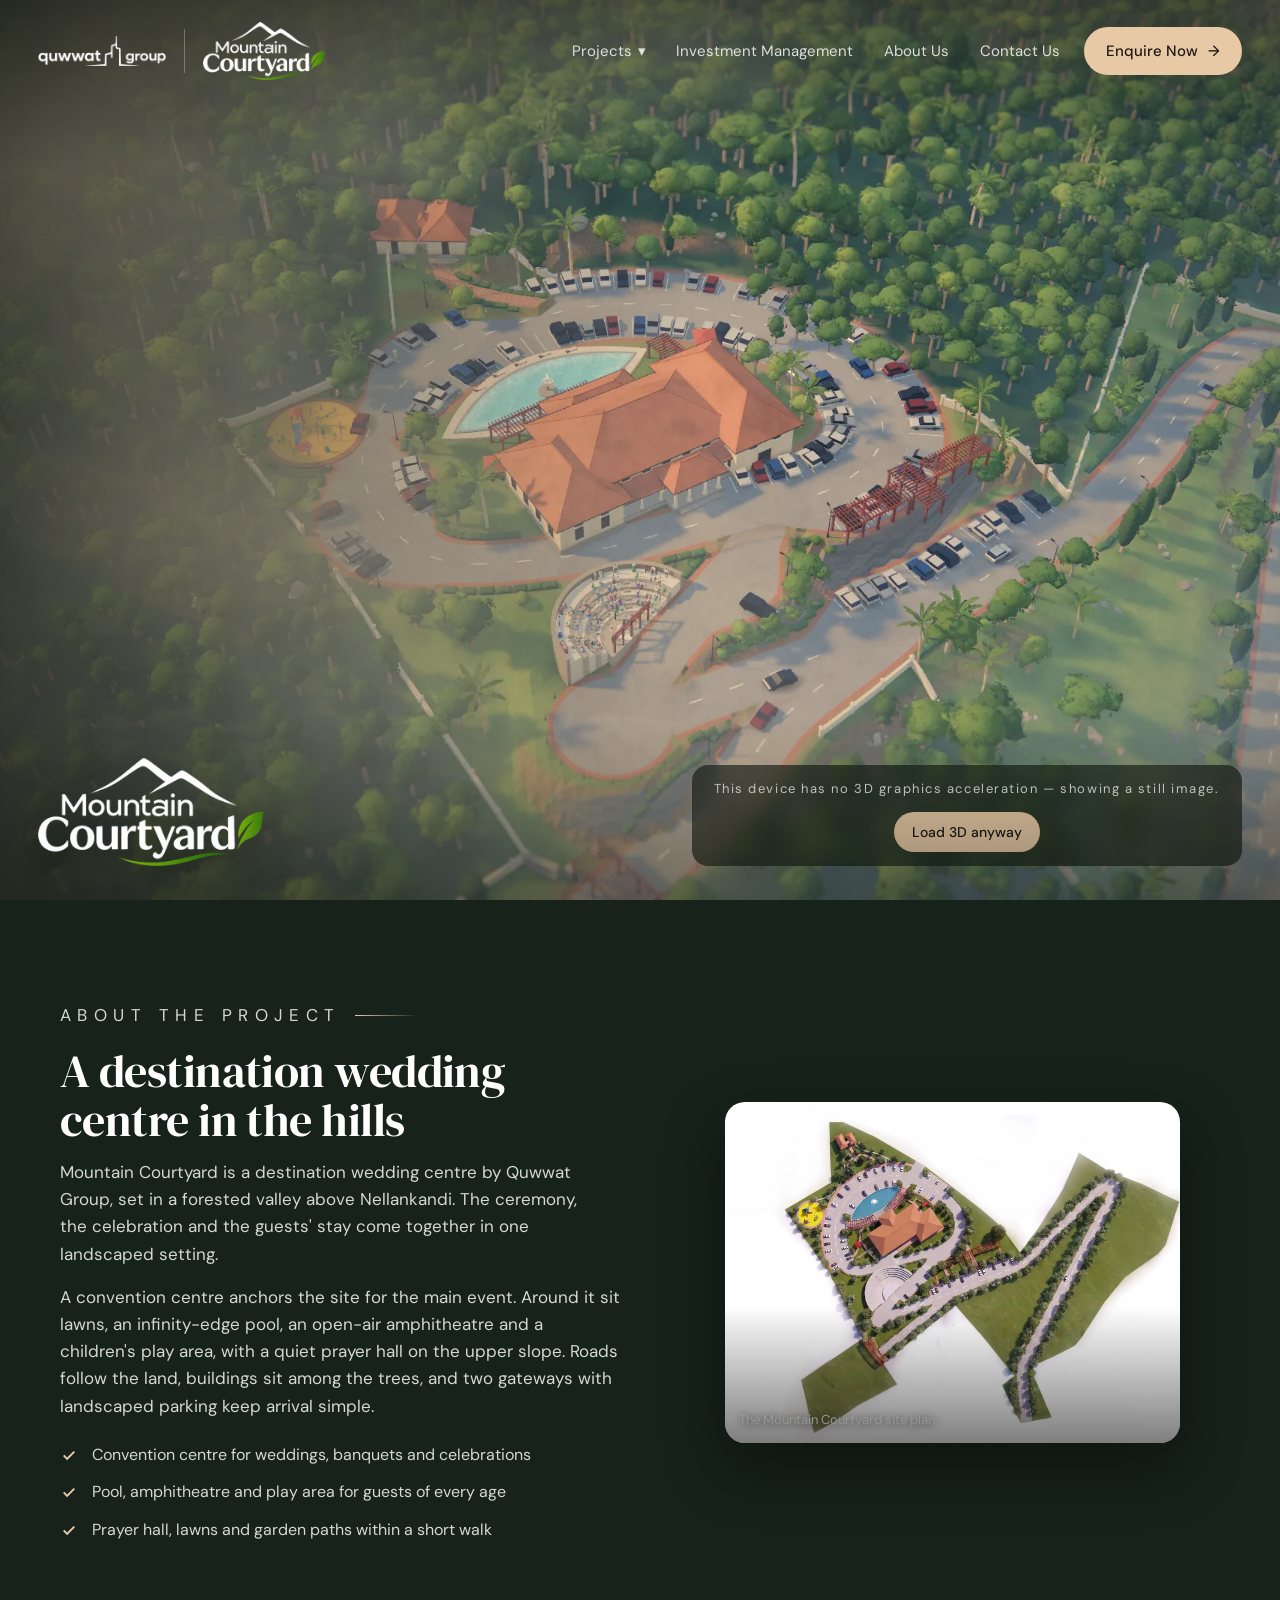
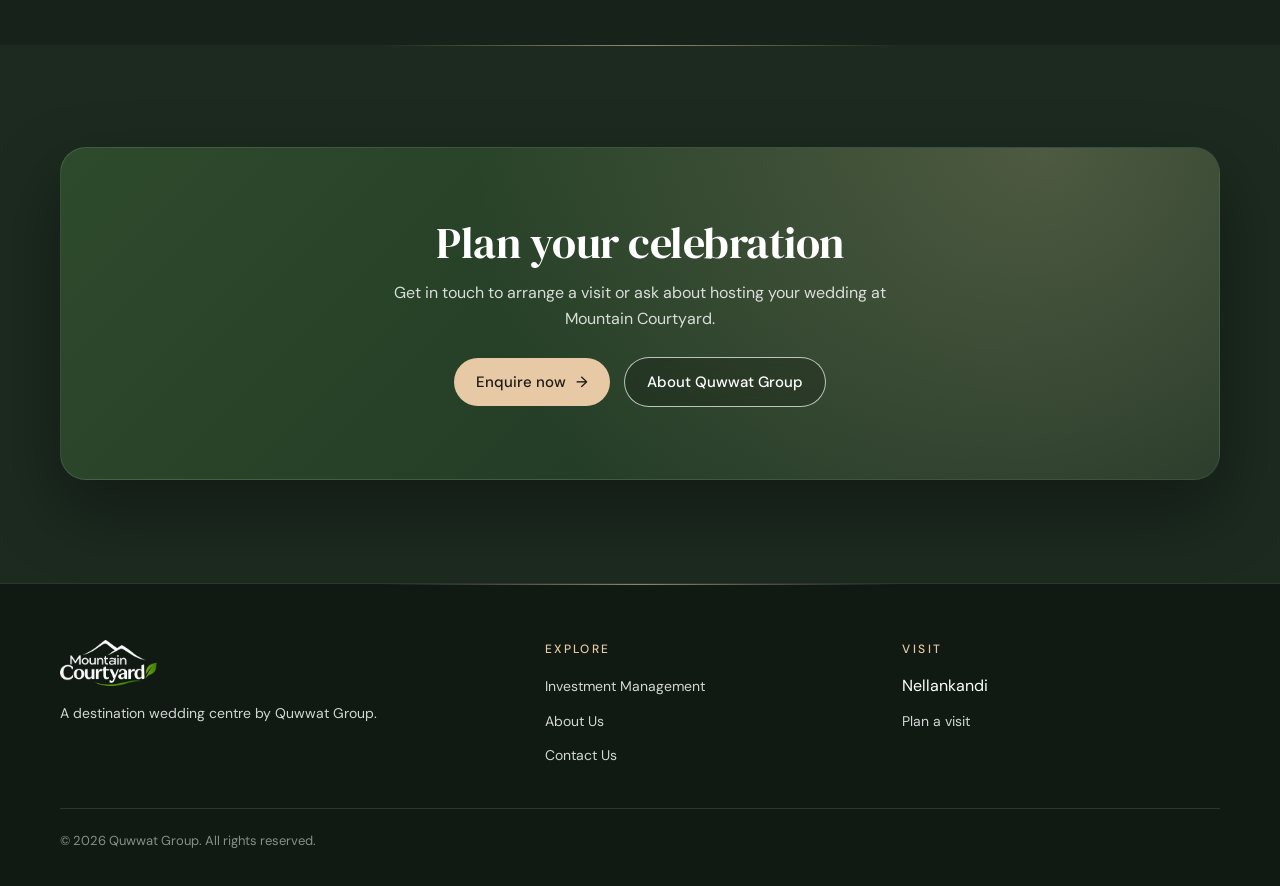
<file: index.html>
<!doctype html>
<html lang="en">
<head>
  <meta charset="utf-8" />
  <meta name="viewport" content="width=device-width, initial-scale=1" />
  <title>Mountain Courtyard — Quwwat Group</title>
  <meta name="description" content="Mountain Courtyard is a destination wedding centre by Quwwat Group: a convention hall, pool, amphitheatre and gardens in a forested valley." />
  <link rel="preconnect" href="https://fonts.googleapis.com" />
  <link rel="preconnect" href="https://fonts.gstatic.com" crossorigin />
  <!-- Fonts load without holding up the first paint (text shows in the fallback face, then swaps) -->
  <link rel="stylesheet" href="https://fonts.googleapis.com/css2?family=DM+Sans:wght@400;500;600&family=DM+Serif+Display&display=swap" media="print" onload="this.media='all'" />
  <noscript><link rel="stylesheet" href="https://fonts.googleapis.com/css2?family=DM+Sans:wght@400;500;600&family=DM+Serif+Display&display=swap" /></noscript>
  <link rel="stylesheet" href="./src/styles/hero.css" />
  <link rel="stylesheet" href="./src/styles/pages.css" />
  <link rel="modulepreload" href="./src/hero/main.js" />
  <script type="importmap">
    { "imports": {
      "three": "https://cdn.jsdelivr.net/npm/three@0.170.0/build/three.module.js",
      "three/addons/": "https://cdn.jsdelivr.net/npm/three@0.170.0/examples/jsm/"
    } }
  </script>
</head>
<body>
  <section class="hero is-loading" id="hero">
    <!-- WebGL canvas + CSS2D label layer are injected here -->
    <div class="hero__stage" id="stage" role="region" aria-label="Interactive 3D model of Mountain Courtyard"></div>
    <div class="hero__vignette" aria-hidden="true"></div>

    <header class="nav">
      <a class="nav__brand" href="index.html" aria-label="Quwwat Group — Mountain Courtyard">
        <img src="./public/assets/logos/quwwat_group_logo_white.webp" width="136" height="32" alt="Quwwat Group" class="nav__logo nav__logo--group" />
        <span class="nav__divider" aria-hidden="true"></span>
        <img src="./public/assets/logos/mountain_courtyard_logo_white.webp" width="135" height="64" alt="Mountain Courtyard" class="nav__logo nav__logo--project" />
      </a>
      <nav class="nav__links" id="nav-links" aria-label="Primary">
        <div class="nav__dropdown">
          <button class="nav__trigger" type="button" aria-expanded="false" aria-haspopup="true" aria-controls="nav-projects">Projects <span class="nav__caret" aria-hidden="true">▾</span></button>
          <ul class="nav__menu" id="nav-projects">
            <li><a href="index.html">Mountain Courtyard</a></li>
            <li><a href="">Goodhope Luxury Flates</a></li>
          </ul>
        </div>
        <a href="investment.html">Investment Management</a>
        <a href="about.html">About Us</a>
        <a href="contact.html">Contact Us</a>
      </nav>
      <a href="contact.html" class="btn btn--sand nav__cta">Enquire Now <span aria-hidden="true">→</span></a>
      <button class="nav__toggle" type="button" aria-expanded="false" aria-controls="nav-links" aria-label="Open menu"><span></span><span></span><span></span></button>
    </header>

    <div class="hero__copy">
      <h1 class="hero__title"><img src="./public/assets/logos/mountain_courtyard_logo_white.webp" width="135" height="64" alt="Mountain Courtyard" class="hero__logo" /></h1>
    </div>

    <section class="panel" id="panel-images" role="tabpanel" aria-labelledby="tab-images" hidden>
      <figure class="panel__figure">
        <img id="gallery-img" src="./public/assets/images/site-render.webp" width="1600" height="1203" alt="" loading="lazy" />
        <figcaption id="gallery-caption"></figcaption>
      </figure>
      <button class="panel__arrow panel__arrow--prev" type="button" data-dir="-1" aria-label="Previous image">‹</button>
      <button class="panel__arrow panel__arrow--next" type="button" data-dir="1" aria-label="Next image">›</button>
      <p class="panel__count" id="gallery-count" aria-live="polite"></p>
    </section>

    <div class="map-controls" role="group" aria-label="Map controls">
      <div class="compass" id="compass" title="North"><span>N</span><i></i></div>
      <button class="ctl" data-action="fullscreen" title="Fullscreen" aria-label="Fullscreen">⛶</button>
      <button class="ctl" data-action="reset" title="Reset view" aria-label="Reset view">⟳</button>
      <div class="ctl-group">
        <button class="ctl" data-action="zoom-in" title="Zoom in" aria-label="Zoom in">+</button>
        <button class="ctl" data-action="zoom-out" title="Zoom out" aria-label="Zoom out">−</button>
      </div>
      <button class="ctl" data-action="layers" title="Labels" aria-label="Toggle labels">◈</button>
    </div>

    <div class="shots" role="group" aria-label="Camera presets">
      <button class="shots__arrow" data-dir="-1" aria-label="Previous">‹</button>
      <div class="shots__track" id="shots">
        <button class="shot is-active" data-preset="aerial"><span>Aerial View</span></button>
        <button class="shot" data-preset="main-building"><span>Main Building</span></button>
        <button class="shot" data-preset="recreation"><span>Recreation Zone</span></button>
        <button class="shot" data-preset="swimming-pool"><span>Swimming Pool</span></button>
        <button class="shot" data-preset="amphitheater"><span>Amphitheatre</span></button>
        <button class="shot" data-preset="prayer-hall"><span>Prayer Hall</span></button>
        <button class="shot" data-preset="parking"><span>Visitor Parking</span></button>
        <button class="shot" data-preset="gate-south"><span>Nellankandi Gate</span></button>
        <button class="shot" data-preset="gate-west"><span>West Pergola Gate</span></button>
      </div>
      <button class="shots__arrow" data-dir="1" aria-label="Next">›</button>
    </div>

    <!-- Poster: a still of the 3D scene, on screen from the first paint; it stays when the 3D cannot or should not load -->
    <div class="loader" id="loader">
      <picture class="loader__poster">
        <source media="(max-width: 760px), (orientation: portrait)" srcset="./public/assets/images/hero-poster-mobile.webp" />
        <img src="./public/assets/images/hero-poster.webp" width="1920" height="1200" fetchpriority="high"
          alt="Aerial view of Mountain Courtyard: the convention centre, pool and amphitheatre in a forested valley" />
      </picture>
      <div class="loader__status" role="status" aria-live="polite">
        <div class="loader__bar"><i id="loader-fill"></i></div>
        <p id="loader-text">Loading 3D model…</p>
      </div>
    </div>
  </section>

  <main id="about-project">
  <section class="section"><div class="wrap">
    <div class="split">
      <div>
        <p class="eyebrow">About the project</p>
        <h2>A destination wedding centre in the hills</h2>
        <p>Mountain Courtyard is a destination wedding centre by Quwwat Group, set in a forested valley above Nellankandi. The ceremony, the celebration and the guests' stay come together in one landscaped setting.</p>
        <p>A convention centre anchors the site for the main event. Around it sit lawns, an infinity-edge pool, an open-air amphitheatre and a children's play area, with a quiet prayer hall on the upper slope. Roads follow the land, buildings sit among the trees, and two gateways with landscaped parking keep arrival simple.</p>
        <ul class="ticks">
          <li>Convention centre for weddings, banquets and celebrations</li>
          <li>Pool, amphitheatre and play area for guests of every age</li>
          <li>Prayer hall, lawns and garden paths within a short walk</li>
        </ul>
      </div>
      <figure class="split__media"><img src="./public/assets/images/site-render.webp" alt="Rendered layout of the Mountain Courtyard site" loading="lazy" decoding="async" /><figcaption>The Mountain Courtyard site plan</figcaption></figure>
    </div>
  </div></section>
  <section class="section section--alt"><div class="wrap"><div class="cta">
    <h2>Plan your celebration</h2>
    <p>Get in touch to arrange a visit or ask about hosting your wedding at Mountain Courtyard.</p>
    <a class="btn btn--sand" href="contact.html">Enquire now <span aria-hidden="true">→</span></a>
    <a class="btn btn--ghost" href="about.html">About Quwwat Group</a>
  </div></div></section>
  </main>
  <footer class="footer">
    <div class="footer__top">
      <div class="footer__brand">
        <img src="./public/assets/logos/mountain_courtyard_logo_white.webp" width="135" height="64" alt="Mountain Courtyard" />
        <p>A destination wedding centre by Quwwat Group.</p>
      </div>
      <div>
        <h4>Explore</h4>
        <ul>
          <li><a href="investment.html">Investment Management</a></li>
          <li><a href="about.html">About Us</a></li>
          <li><a href="contact.html">Contact Us</a></li>
        </ul>
      </div>
      <div>
        <h4>Visit</h4>
        <ul>
          <li>Nellankandi</li>
          <li><a href="contact.html">Plan a visit</a></li>
        </ul>
      </div>
    </div>
    <p class="footer__bottom">© 2026 Quwwat Group. All rights reserved.</p>
  </footer>

  <script>
    // Browsers block ES modules on file:// pages, so the 3D scene can never load there.
    if (location.protocol === 'file:') {
      document.getElementById('loader-text').innerHTML =
        'This page must be served over http.<br>Double-click <b>start.bat</b> in the project folder (or run <code>python serve.py</code>)<br>and open <b>http://localhost:5173</b>.';
      document.getElementById('loader-text').style.cssText = 'text-align:center;line-height:1.8;letter-spacing:.04em';
    }
  </script>
  <script type="module" src="./src/hero/main.js"></script>
</body>
</html>
</file>
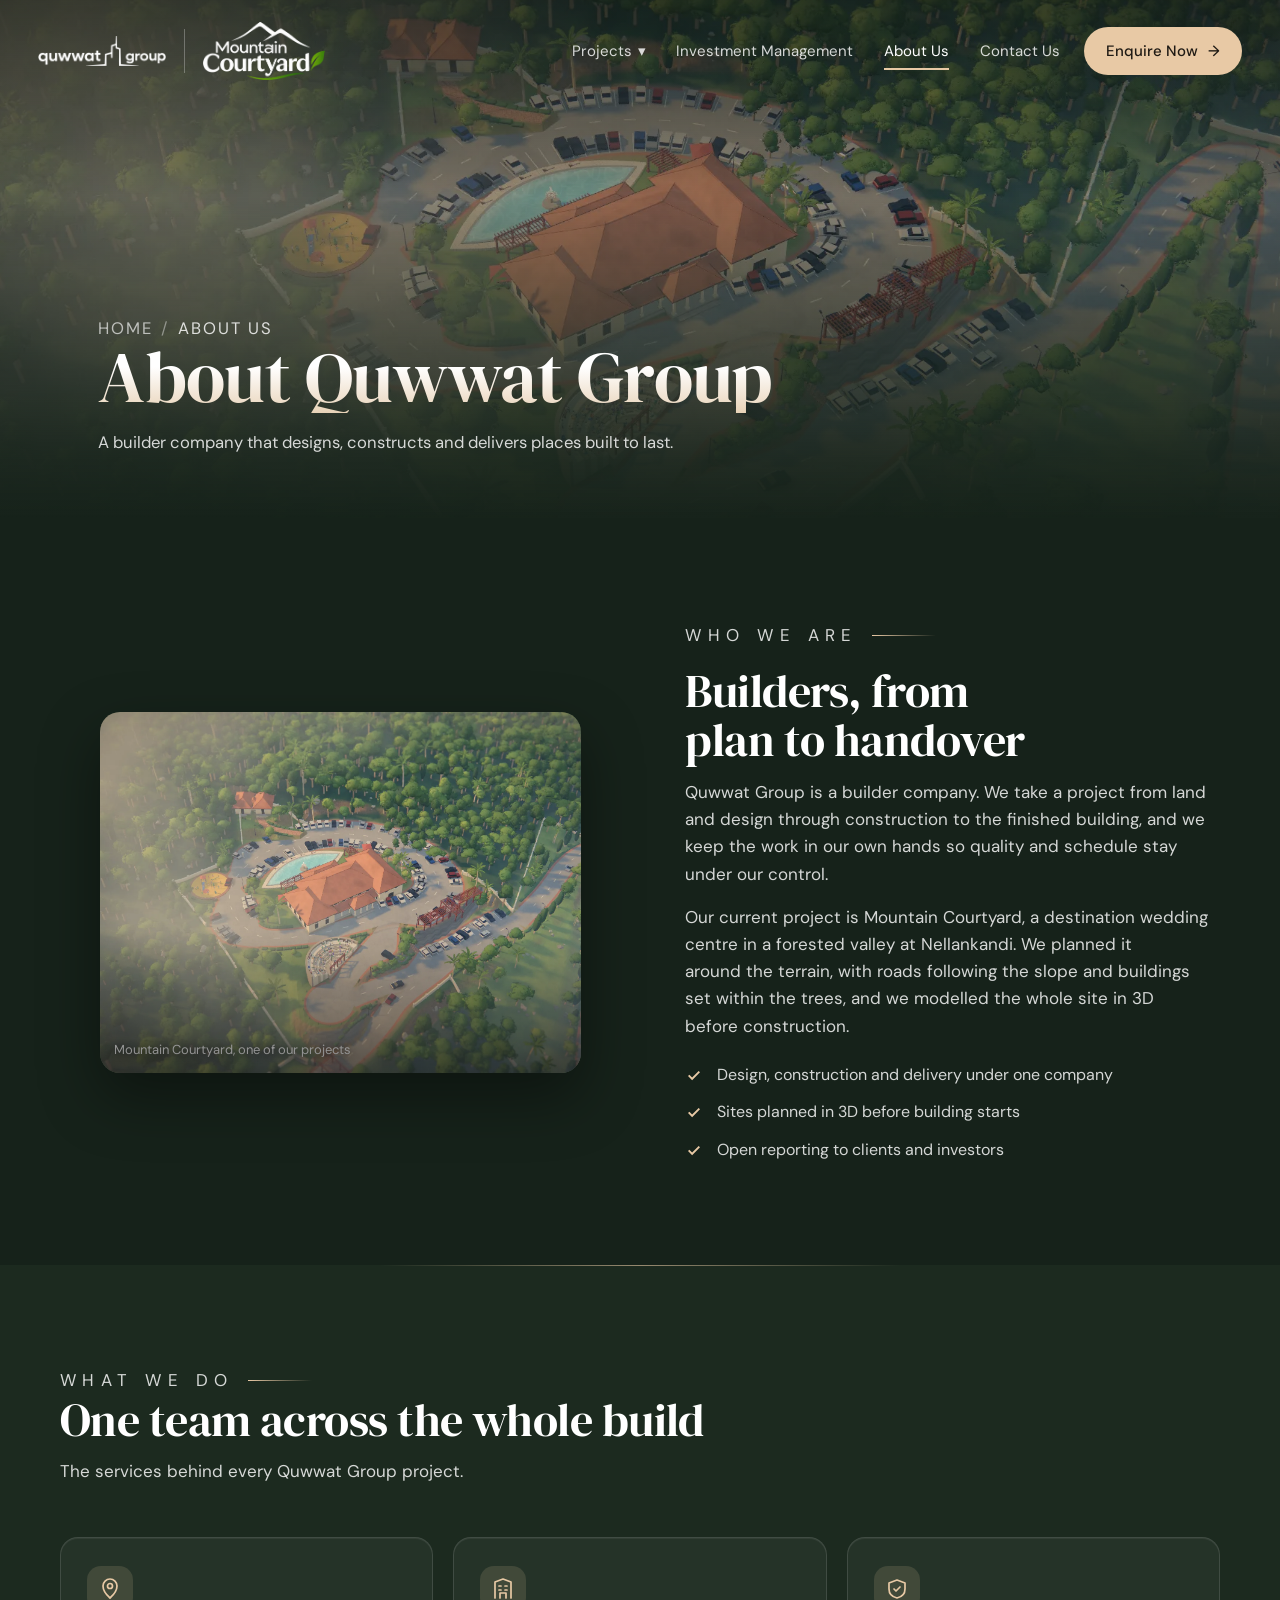
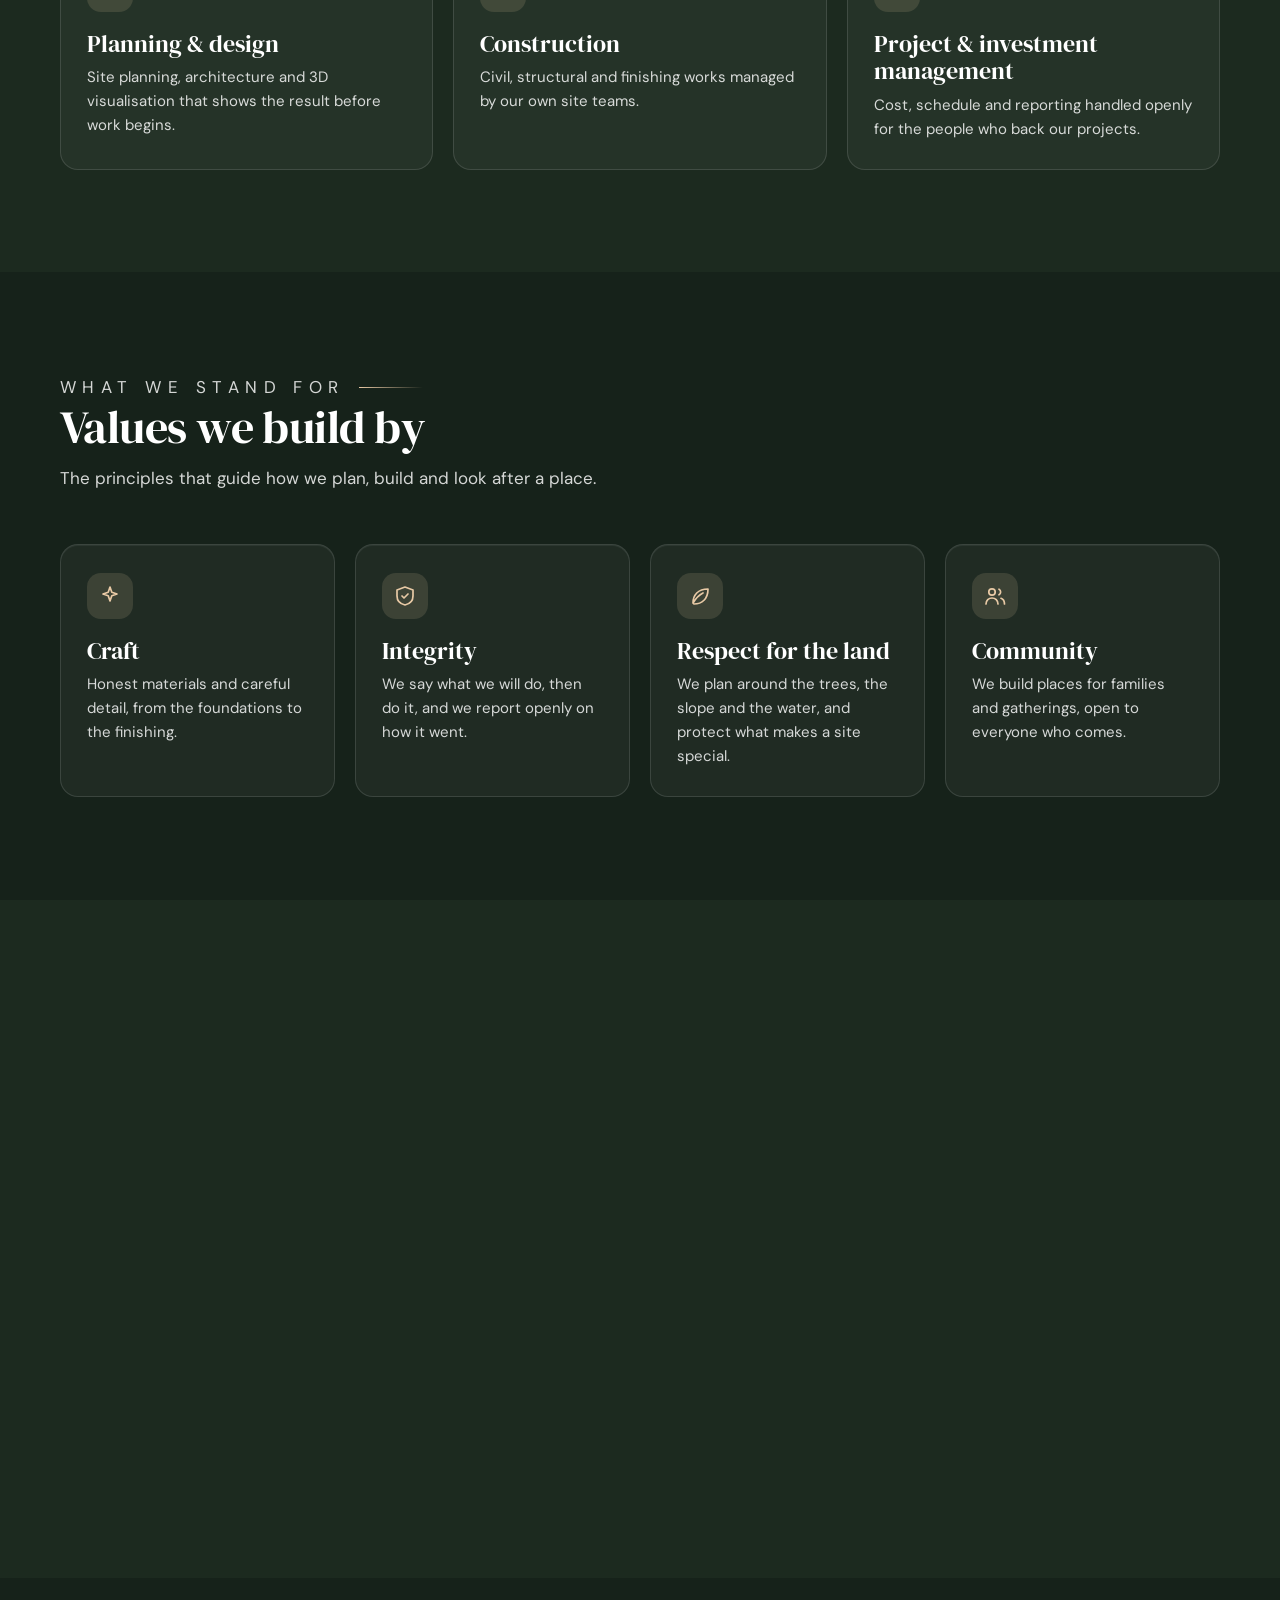
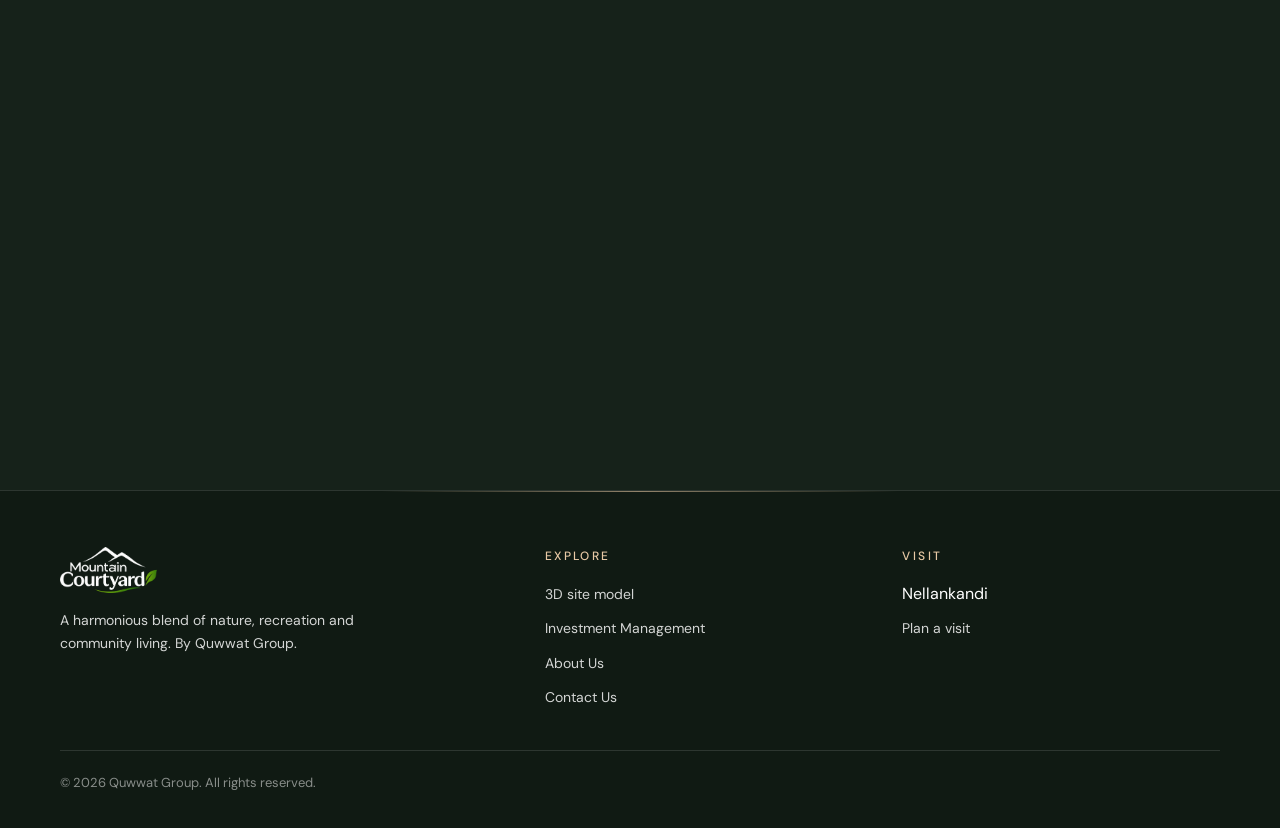
<file: about.html>
<!doctype html>
<html lang="en">
<head>
  <meta charset="utf-8" />
  <meta name="viewport" content="width=device-width, initial-scale=1" />
  <title>About Us — Quwwat Group</title>
  <meta name="description" content="Quwwat Group is a builder company that designs, constructs and delivers places built to last." />
  <link rel="preconnect" href="https://fonts.googleapis.com" />
  <link rel="preconnect" href="https://fonts.gstatic.com" crossorigin />
  <link rel="stylesheet" href="https://fonts.googleapis.com/css2?family=DM+Sans:wght@400;500;600&family=DM+Serif+Display&display=swap" media="print" onload="this.media='all'" />
  <noscript><link rel="stylesheet" href="https://fonts.googleapis.com/css2?family=DM+Sans:wght@400;500;600&family=DM+Serif+Display&display=swap" /></noscript>
  <link rel="preload" as="image" href="./public/assets/images/hero-poster.webp" media="(min-width: 761px)" fetchpriority="high" />
  <link rel="modulepreload" href="./src/pages/site.js" />
  <link rel="stylesheet" href="./src/styles/hero.css" />
  <link rel="stylesheet" href="./src/styles/pages.css" />
  <script>document.documentElement.classList.add('js')</script>
</head>
<body>
  <a class="skip" href="#main">Skip to content</a>
  <header class="nav nav--page">
    <a class="nav__brand" href="index.html" aria-label="Quwwat Group — Mountain Courtyard">
      <img src="./public/assets/logos/quwwat_group_logo_white.webp" width="136" height="32" alt="Quwwat Group" class="nav__logo nav__logo--group" />
      <span class="nav__divider" aria-hidden="true"></span>
      <img src="./public/assets/logos/mountain_courtyard_logo_white.webp" width="135" height="64" alt="Mountain Courtyard" class="nav__logo nav__logo--project" />
    </a>
    <nav class="nav__links" id="nav-links" aria-label="Primary">
      <div class="nav__dropdown">
        <button class="nav__trigger" type="button" aria-expanded="false" aria-haspopup="true" aria-controls="nav-projects">Projects <span class="nav__caret" aria-hidden="true">▾</span></button>
        <ul class="nav__menu" id="nav-projects">
          <li><a href="index.html">Mountain Courtyard</a></li>
          <li><a href="">Goodhope Luxury Flates</a></li>
        </ul>
      </div>
      <a href="investment.html">Investment Management</a>
      <a href="about.html" class="is-active" aria-current="page">About Us</a>
      <a href="contact.html">Contact Us</a>
    </nav>
    <a href="contact.html" class="btn btn--sand nav__cta">Enquire Now <span aria-hidden="true">→</span></a>
    <button class="nav__toggle" type="button" aria-expanded="false" aria-controls="nav-links" aria-label="Open menu"><span></span><span></span><span></span></button>
  </header>

  <main id="main">
  <section class="banner">
    <picture>
      <source media="(max-width: 760px)" srcset="./public/assets/images/hero-poster-mobile.webp" />
      <img class="banner__img" src="./public/assets/images/hero-poster.webp" alt="" width="1920" height="1200" fetchpriority="high" decoding="async" />
    </picture>
    <div class="banner__inner">
      <p class="crumbs"><a href="index.html">Home</a><span aria-hidden="true">/</span>About Us</p>
      <h1>About Quwwat Group</h1>
      <p>A builder company that designs, constructs and delivers places built to last.</p>
    </div>
  </section>
  <section class="section"><div class="wrap">
    <div class="split">
      <figure class="split__media reveal"><img src="./public/assets/images/hero-poster.webp" alt="Aerial view of Mountain Courtyard, a Quwwat Group project" loading="lazy" decoding="async" /><figcaption>Mountain Courtyard, one of our projects</figcaption></figure>
      <div class="reveal">
        <p class="eyebrow">Who we are</p>
        <h2>Builders, from plan to handover</h2>
        <p>Quwwat Group is a builder company. We take a project from land and design through construction to the finished building, and we keep the work in our own hands so quality and schedule stay under our control.</p>
        <p>Our current project is Mountain Courtyard, a destination wedding centre in a forested valley at Nellankandi. We planned it around the terrain, with roads following the slope and buildings set within the trees, and we modelled the whole site in 3D before construction.</p>
        <ul class="ticks">
          <li>Design, construction and delivery under one company</li>
          <li>Sites planned in 3D before building starts</li>
          <li>Open reporting to clients and investors</li>
        </ul>
      </div>
    </div>
  </div></section>
  <section class="section section--alt"><div class="wrap">
    <div class="section__head reveal">
      <p class="eyebrow">What we do</p>
      <h2>One team across the whole build</h2>
      <p>The services behind every Quwwat Group project.</p>
    </div>
    <div class="grid grid--3">
      <article class="tile reveal"><span class="tile__icon" aria-hidden="true"><svg viewBox="0 0 24 24"><path d="M12 21s7-6.2 7-12a7 7 0 0 0-14 0c0 5.8 7 12 7 12z"/><circle cx="12" cy="9" r="2.5"/></svg></span><h3>Planning &amp; design</h3><p>Site planning, architecture and 3D visualisation that shows the result before work begins.</p></article>
      <article class="tile reveal"><span class="tile__icon" aria-hidden="true"><svg viewBox="0 0 24 24"><path d="M4 21V5l8-3 8 3v16M9 21v-5h6v5M8 9h2M14 9h2M8 13h2M14 13h2"/></svg></span><h3>Construction</h3><p>Civil, structural and finishing works managed by our own site teams.</p></article>
      <article class="tile reveal"><span class="tile__icon" aria-hidden="true"><svg viewBox="0 0 24 24"><path d="M12 3l8 3v6c0 5-3.5 8-8 9-4.5-1-8-4-8-9V6z"/><path d="m9 12 2 2 4-4"/></svg></span><h3>Project &amp; investment management</h3><p>Cost, schedule and reporting handled openly for the people who back our projects.</p></article>
    </div>
  </div></section>
  <section class="section"><div class="wrap">
    <div class="section__head reveal">
      <p class="eyebrow">What we stand for</p>
      <h2>Values we build by</h2>
      <p>The principles that guide how we plan, build and look after a place.</p>
    </div>
    <div class="grid grid--4">
      <article class="tile reveal"><span class="tile__icon" aria-hidden="true"><svg viewBox="0 0 24 24"><path d="M12 3l1.8 5.2L19 10l-5.2 1.8L12 17l-1.8-5.2L5 10l5.2-1.8z"/></svg></span><h3>Craft</h3><p>Honest materials and careful detail, from the foundations to the finishing.</p></article>
      <article class="tile reveal"><span class="tile__icon" aria-hidden="true"><svg viewBox="0 0 24 24"><path d="M12 3l8 3v6c0 5-3.5 8-8 9-4.5-1-8-4-8-9V6z"/><path d="m9 12 2 2 4-4"/></svg></span><h3>Integrity</h3><p>We say what we will do, then do it, and we report openly on how it went.</p></article>
      <article class="tile reveal"><span class="tile__icon" aria-hidden="true"><svg viewBox="0 0 24 24"><path d="M5 19c0-8 5-14 15-14 0 10-6 15-14 15M5 19c3-5 6-8 10-10"/></svg></span><h3>Respect for the land</h3><p>We plan around the trees, the slope and the water, and protect what makes a site special.</p></article>
      <article class="tile reveal"><span class="tile__icon" aria-hidden="true"><svg viewBox="0 0 24 24"><circle cx="9" cy="8" r="3.2"/><path d="M3 20c0-3.5 2.7-6 6-6s6 2.5 6 6M16 5.2a3.2 3.2 0 0 1 0 5.6M18 14.3c2 .7 3.5 2.6 3.5 5.7"/></svg></span><h3>Community</h3><p>We build places for families and gatherings, open to everyone who comes.</p></article>
    </div>
  </div></section>
  <section class="section section--alt"><div class="wrap">
    <div class="section__head reveal">
      <p class="eyebrow">Our work</p>
      <h2>Current project: Mountain Courtyard</h2>
      <p>A destination wedding centre with everything on one site.</p>
    </div>
    <div class="grid grid--3">
      <article class="tile reveal"><span class="tile__icon" aria-hidden="true"><svg viewBox="0 0 24 24"><path d="M4 21V5l8-3 8 3v16M9 21v-5h6v5M8 9h2M14 9h2M8 13h2M14 13h2"/></svg></span><h3>Convention Centre</h3><p>The heart of the site, for weddings, banquets and celebrations.</p></article>
      <article class="tile reveal"><span class="tile__icon" aria-hidden="true"><svg viewBox="0 0 24 24"><path d="M12 3s6 6.2 6 10.5a6 6 0 0 1-12 0C6 9.2 12 3 12 3z"/></svg></span><h3>Pool &amp; amphitheatre</h3><p>Leisure and live performance, side by side in the landscape.</p></article>
      <article class="tile reveal"><span class="tile__icon" aria-hidden="true"><svg viewBox="0 0 24 24"><circle cx="9" cy="8" r="3.2"/><path d="M3 20c0-3.5 2.7-6 6-6s6 2.5 6 6M16 5.2a3.2 3.2 0 0 1 0 5.6M18 14.3c2 .7 3.5 2.6 3.5 5.7"/></svg></span><h3>Play &amp; prayer</h3><p>A children’s play area and a quiet prayer hall on the upper slope.</p></article>
    </div>
    <p class="note">Placeholder copy — to be replaced with approved text before launch.</p>
  </div></section>
  <section class="section"><div class="wrap"><div class="cta reveal">
    <h2>Build with Quwwat Group</h2>
    <p>Get in touch about a project, or explore Mountain Courtyard in 3D.</p>
    <a class="btn btn--sand" href="contact.html">Contact us <span aria-hidden="true">→</span></a>
    <a class="btn btn--ghost" href="index.html">Explore in 3D</a>
  </div></div></section>
  </main>
  <footer class="footer">
    <div class="footer__top">
      <div class="footer__brand">
        <img src="./public/assets/logos/mountain_courtyard_logo_white.webp" width="135" height="64" alt="Mountain Courtyard" />
        <p>A harmonious blend of nature, recreation and community living. By Quwwat Group.</p>
      </div>
      <div>
        <h4>Explore</h4>
        <ul>
          <li><a href="index.html">3D site model</a></li>
          <li><a href="investment.html">Investment Management</a></li>
          <li><a href="about.html">About Us</a></li>
          <li><a href="contact.html">Contact Us</a></li>
        </ul>
      </div>
      <div>
        <h4>Visit</h4>
        <ul>
          <li>Nellankandi</li>
          <li><a href="contact.html">Plan a visit</a></li>
        </ul>
      </div>
    </div>
    <p class="footer__bottom">© 2026 Quwwat Group. All rights reserved.</p>
  </footer>
  <script type="module" src="./src/pages/site.js"></script>
</body>
</html>
</file>
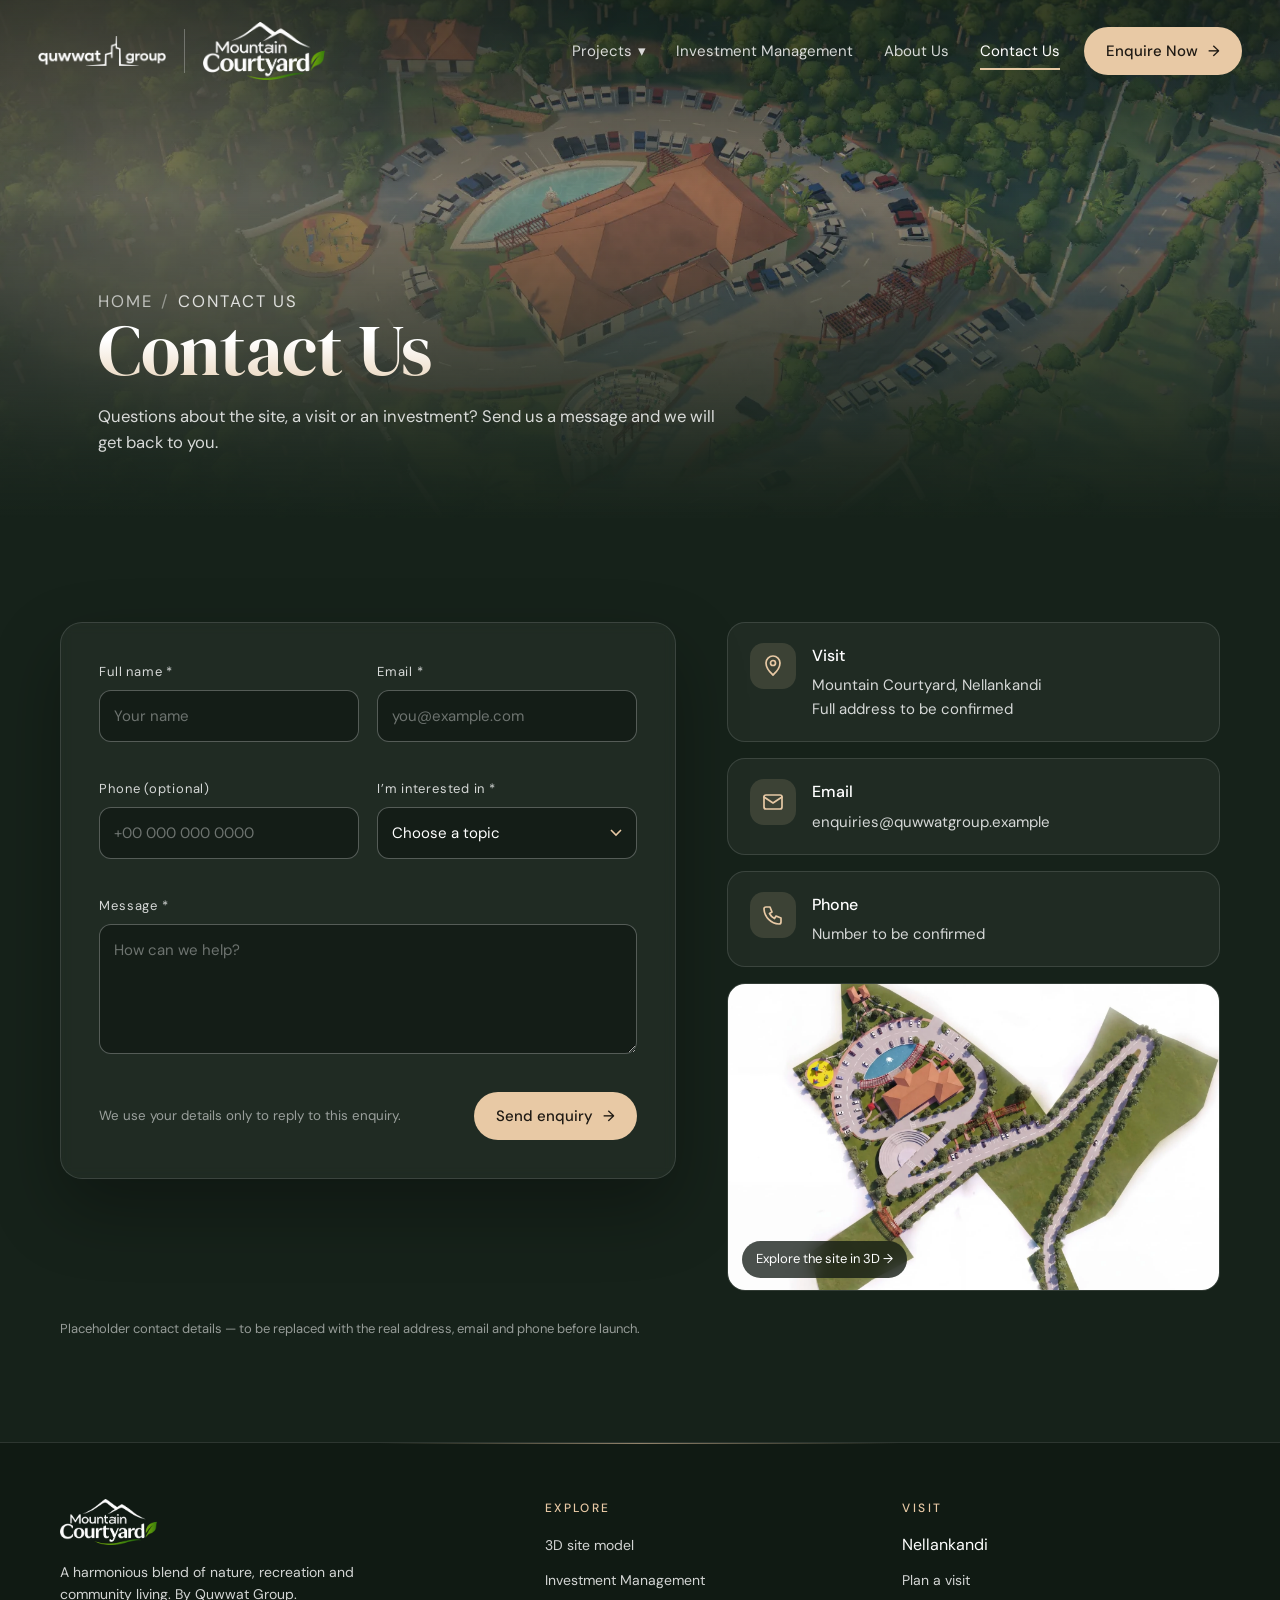
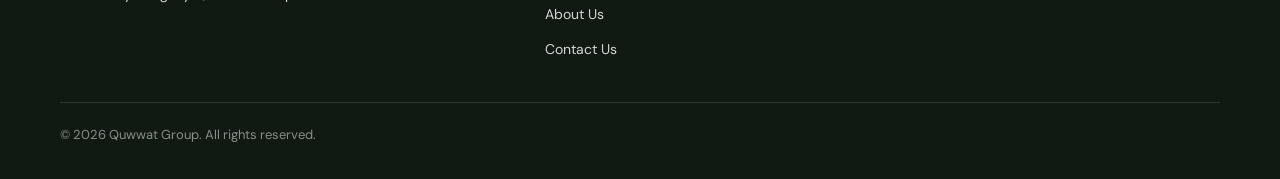
<file: contact.html>
<!doctype html>
<html lang="en">
<head>
  <meta charset="utf-8" />
  <meta name="viewport" content="width=device-width, initial-scale=1" />
  <title>Contact Us — Mountain Courtyard</title>
  <meta name="description" content="Get in touch with Quwwat Group about Mountain Courtyard: visits, events and investment enquiries." />
  <link rel="preconnect" href="https://fonts.googleapis.com" />
  <link rel="preconnect" href="https://fonts.gstatic.com" crossorigin />
  <link rel="stylesheet" href="https://fonts.googleapis.com/css2?family=DM+Sans:wght@400;500;600&family=DM+Serif+Display&display=swap" media="print" onload="this.media='all'" />
  <noscript><link rel="stylesheet" href="https://fonts.googleapis.com/css2?family=DM+Sans:wght@400;500;600&family=DM+Serif+Display&display=swap" /></noscript>
  <link rel="preload" as="image" href="./public/assets/images/hero-poster.webp" media="(min-width: 761px)" fetchpriority="high" />
  <link rel="modulepreload" href="./src/pages/site.js" />
  <link rel="stylesheet" href="./src/styles/hero.css" />
  <link rel="stylesheet" href="./src/styles/pages.css" />
  <script>document.documentElement.classList.add('js')</script>
</head>
<body>
  <a class="skip" href="#main">Skip to content</a>
  <header class="nav nav--page">
    <a class="nav__brand" href="index.html" aria-label="Quwwat Group — Mountain Courtyard">
      <img src="./public/assets/logos/quwwat_group_logo_white.webp" width="136" height="32" alt="Quwwat Group" class="nav__logo nav__logo--group" />
      <span class="nav__divider" aria-hidden="true"></span>
      <img src="./public/assets/logos/mountain_courtyard_logo_white.webp" width="135" height="64" alt="Mountain Courtyard" class="nav__logo nav__logo--project" />
    </a>
    <nav class="nav__links" id="nav-links" aria-label="Primary">
      <div class="nav__dropdown">
        <button class="nav__trigger" type="button" aria-expanded="false" aria-haspopup="true" aria-controls="nav-projects">Projects <span class="nav__caret" aria-hidden="true">▾</span></button>
        <ul class="nav__menu" id="nav-projects">
          <li><a href="index.html">Mountain Courtyard</a></li>
          <li><a href="">Goodhope Luxury Flates</a></li>
        </ul>
      </div>
      <a href="investment.html">Investment Management</a>
      <a href="about.html">About Us</a>
      <a href="contact.html" class="is-active" aria-current="page">Contact Us</a>
    </nav>
    <a href="contact.html" class="btn btn--sand nav__cta">Enquire Now <span aria-hidden="true">→</span></a>
    <button class="nav__toggle" type="button" aria-expanded="false" aria-controls="nav-links" aria-label="Open menu"><span></span><span></span><span></span></button>
  </header>

  <main id="main">
  <section class="banner">
    <picture>
      <source media="(max-width: 760px)" srcset="./public/assets/images/hero-poster-mobile.webp" />
      <img class="banner__img" src="./public/assets/images/hero-poster.webp" alt="" width="1920" height="1200" fetchpriority="high" decoding="async" />
    </picture>
    <div class="banner__inner">
      <p class="crumbs"><a href="index.html">Home</a><span aria-hidden="true">/</span>Contact Us</p>
      <h1>Contact Us</h1>
      <p>Questions about the site, a visit or an investment? Send us a message and we will get back to you.</p>
    </div>
  </section>
  <section class="section"><div class="wrap">
    <div class="contact">
      <form class="form reveal" id="enquiry" novalidate>
        <div class="form__row">
        <div class="field"><label for="f-name">Full name <span aria-hidden="true">*</span></label>
          <input id="f-name" name="name" type="text" placeholder="Your name" autocomplete="name" required aria-describedby="e-name" />
          <span class="field__error" id="e-name" role="alert"></span></div>
        <div class="field"><label for="f-email">Email <span aria-hidden="true">*</span></label>
          <input id="f-email" name="email" type="email" placeholder="you@example.com" autocomplete="email" required aria-describedby="e-email" />
          <span class="field__error" id="e-email" role="alert"></span></div>
        </div>
        <div class="form__row">
        <div class="field"><label for="f-phone">Phone (optional)</label>
          <input id="f-phone" name="phone" type="tel" placeholder="+00 000 000 0000" autocomplete="tel" aria-describedby="e-phone" />
          <span class="field__error" id="e-phone" role="alert"></span></div>
          <div class="field"><label for="f-interest">I’m interested in <span aria-hidden="true">*</span></label>
            <select id="f-interest" name="interest" required aria-describedby="e-interest">
              <option value="">Choose a topic</option>
              <option>Investment Management</option>
              <option>Hosting an event</option>
              <option>Visiting the site</option>
              <option>Something else</option>
            </select>
            <span class="field__error" id="e-interest" role="alert"></span></div>
        </div>
        <div class="field"><label for="f-message">Message <span aria-hidden="true">*</span></label>
          <textarea id="f-message" name="message" placeholder="How can we help?" required aria-describedby="e-message"></textarea>
          <span class="field__error" id="e-message" role="alert"></span></div>
        <div class="form__foot">
          <small>We use your details only to reply to this enquiry.</small>
          <button class="btn btn--sand" type="submit">Send enquiry <span aria-hidden="true">→</span></button>
        </div>
        <p class="form__status" id="form-status" role="status" hidden></p>
      </form>
      <aside class="info reveal" aria-label="Contact details">
        <div class="info__item"><span class="tile__icon" aria-hidden="true"><svg viewBox="0 0 24 24"><path d="M12 21s7-6.2 7-12a7 7 0 0 0-14 0c0 5.8 7 12 7 12z"/><circle cx="12" cy="9" r="2.5"/></svg></span><div><h3>Visit</h3><p>Mountain Courtyard, Nellankandi<br />Full address to be confirmed</p></div></div>
        <div class="info__item"><span class="tile__icon" aria-hidden="true"><svg viewBox="0 0 24 24"><rect x="3" y="5" width="18" height="14" rx="2"/><path d="m3 7 9 6 9-6"/></svg></span><div><h3>Email</h3><a href="mailto:enquiries@quwwatgroup.example">enquiries@quwwatgroup.example</a></div></div>
        <div class="info__item"><span class="tile__icon" aria-hidden="true"><svg viewBox="0 0 24 24"><path d="M5 4h4l2 5-2.5 1.5a11 11 0 0 0 5 5L15 13l5 2v4a2 2 0 0 1-2 2A16 16 0 0 1 3 6a2 2 0 0 1 2-2z"/></svg></span><div><h3>Phone</h3><p>Number to be confirmed</p></div></div>
        <a class="map-card" href="index.html"><img src="./public/assets/images/site-render.webp" alt="Rendered site plan of Mountain Courtyard" loading="lazy" decoding="async" /><span>Explore the site in 3D →</span></a>
      </aside>
    </div>
    <p class="note">Placeholder contact details — to be replaced with the real address, email and phone before launch.</p>
  </div></section>
  </main>
  <footer class="footer">
    <div class="footer__top">
      <div class="footer__brand">
        <img src="./public/assets/logos/mountain_courtyard_logo_white.webp" width="135" height="64" alt="Mountain Courtyard" />
        <p>A harmonious blend of nature, recreation and community living. By Quwwat Group.</p>
      </div>
      <div>
        <h4>Explore</h4>
        <ul>
          <li><a href="index.html">3D site model</a></li>
          <li><a href="investment.html">Investment Management</a></li>
          <li><a href="about.html">About Us</a></li>
          <li><a href="contact.html">Contact Us</a></li>
        </ul>
      </div>
      <div>
        <h4>Visit</h4>
        <ul>
          <li>Nellankandi</li>
          <li><a href="contact.html">Plan a visit</a></li>
        </ul>
      </div>
    </div>
    <p class="footer__bottom">© 2026 Quwwat Group. All rights reserved.</p>
  </footer>
  <script type="module" src="./src/pages/site.js"></script>
</body>
</html>
</file>
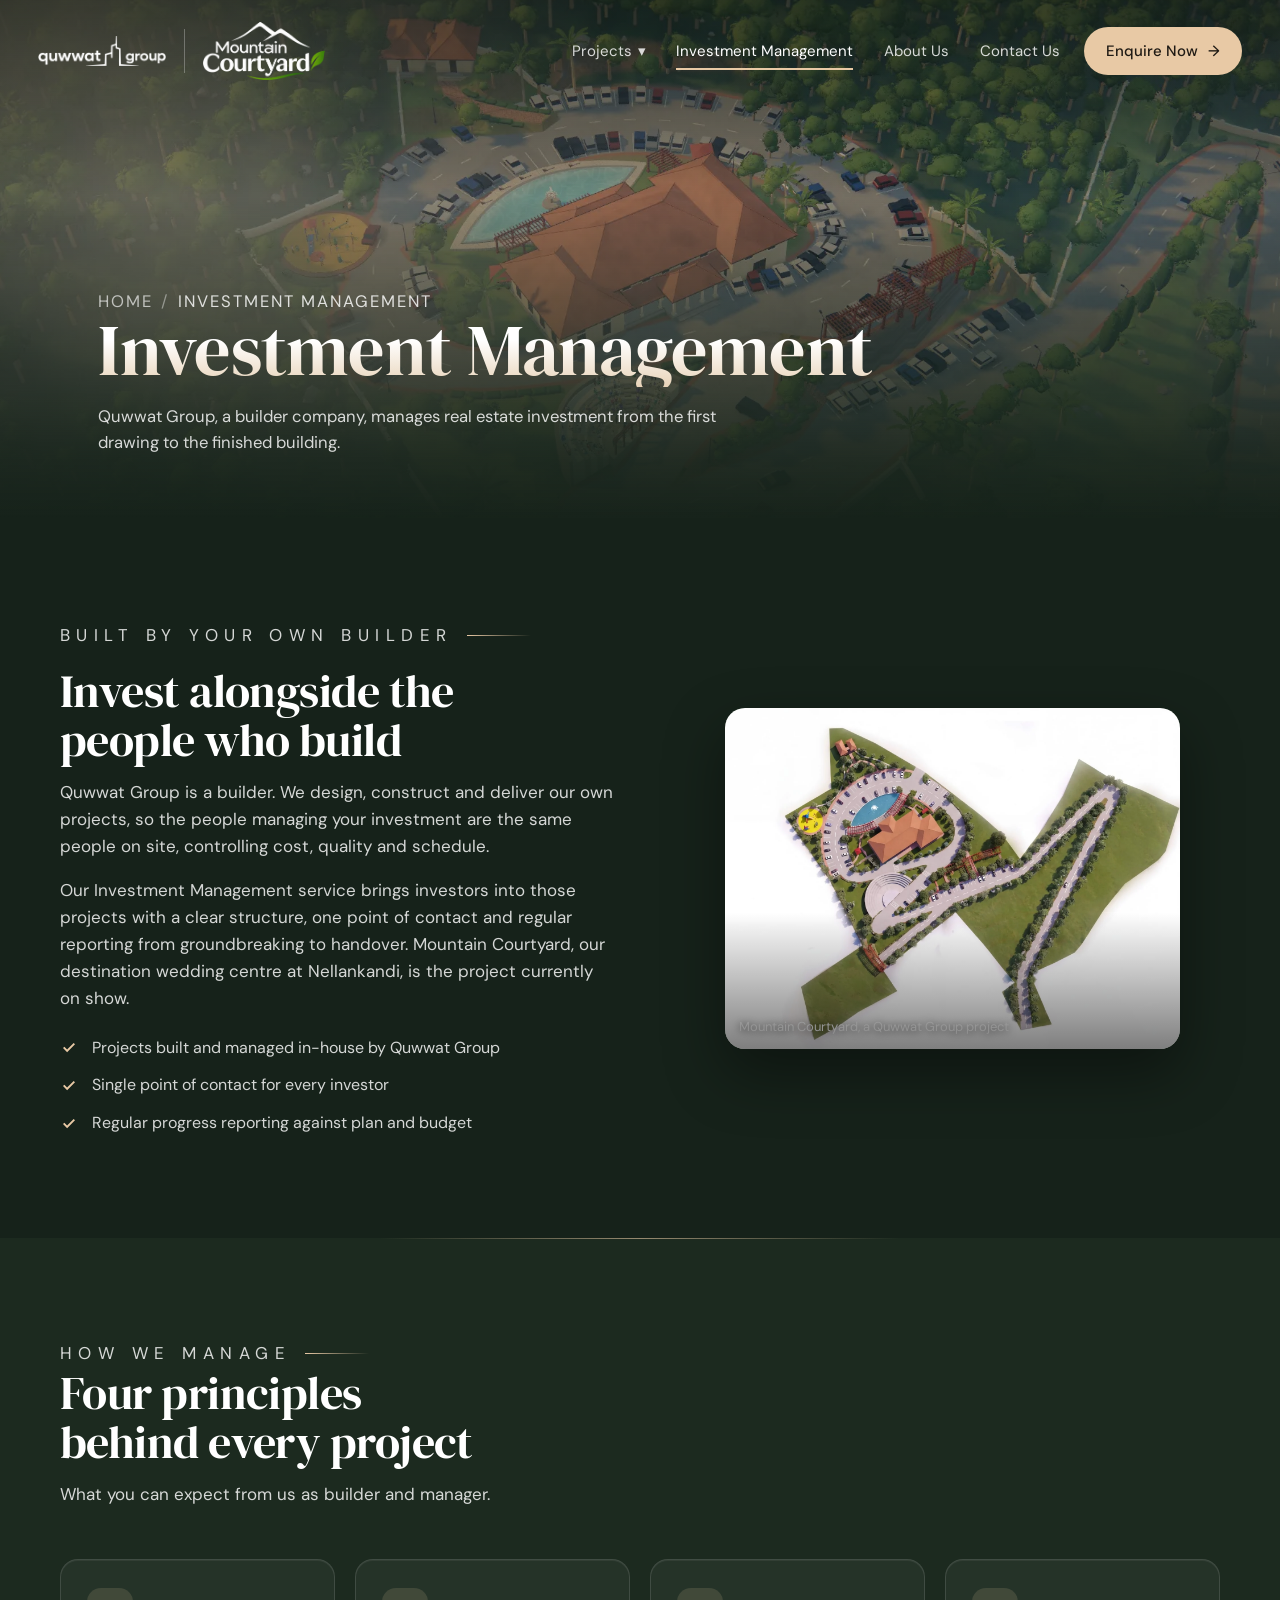
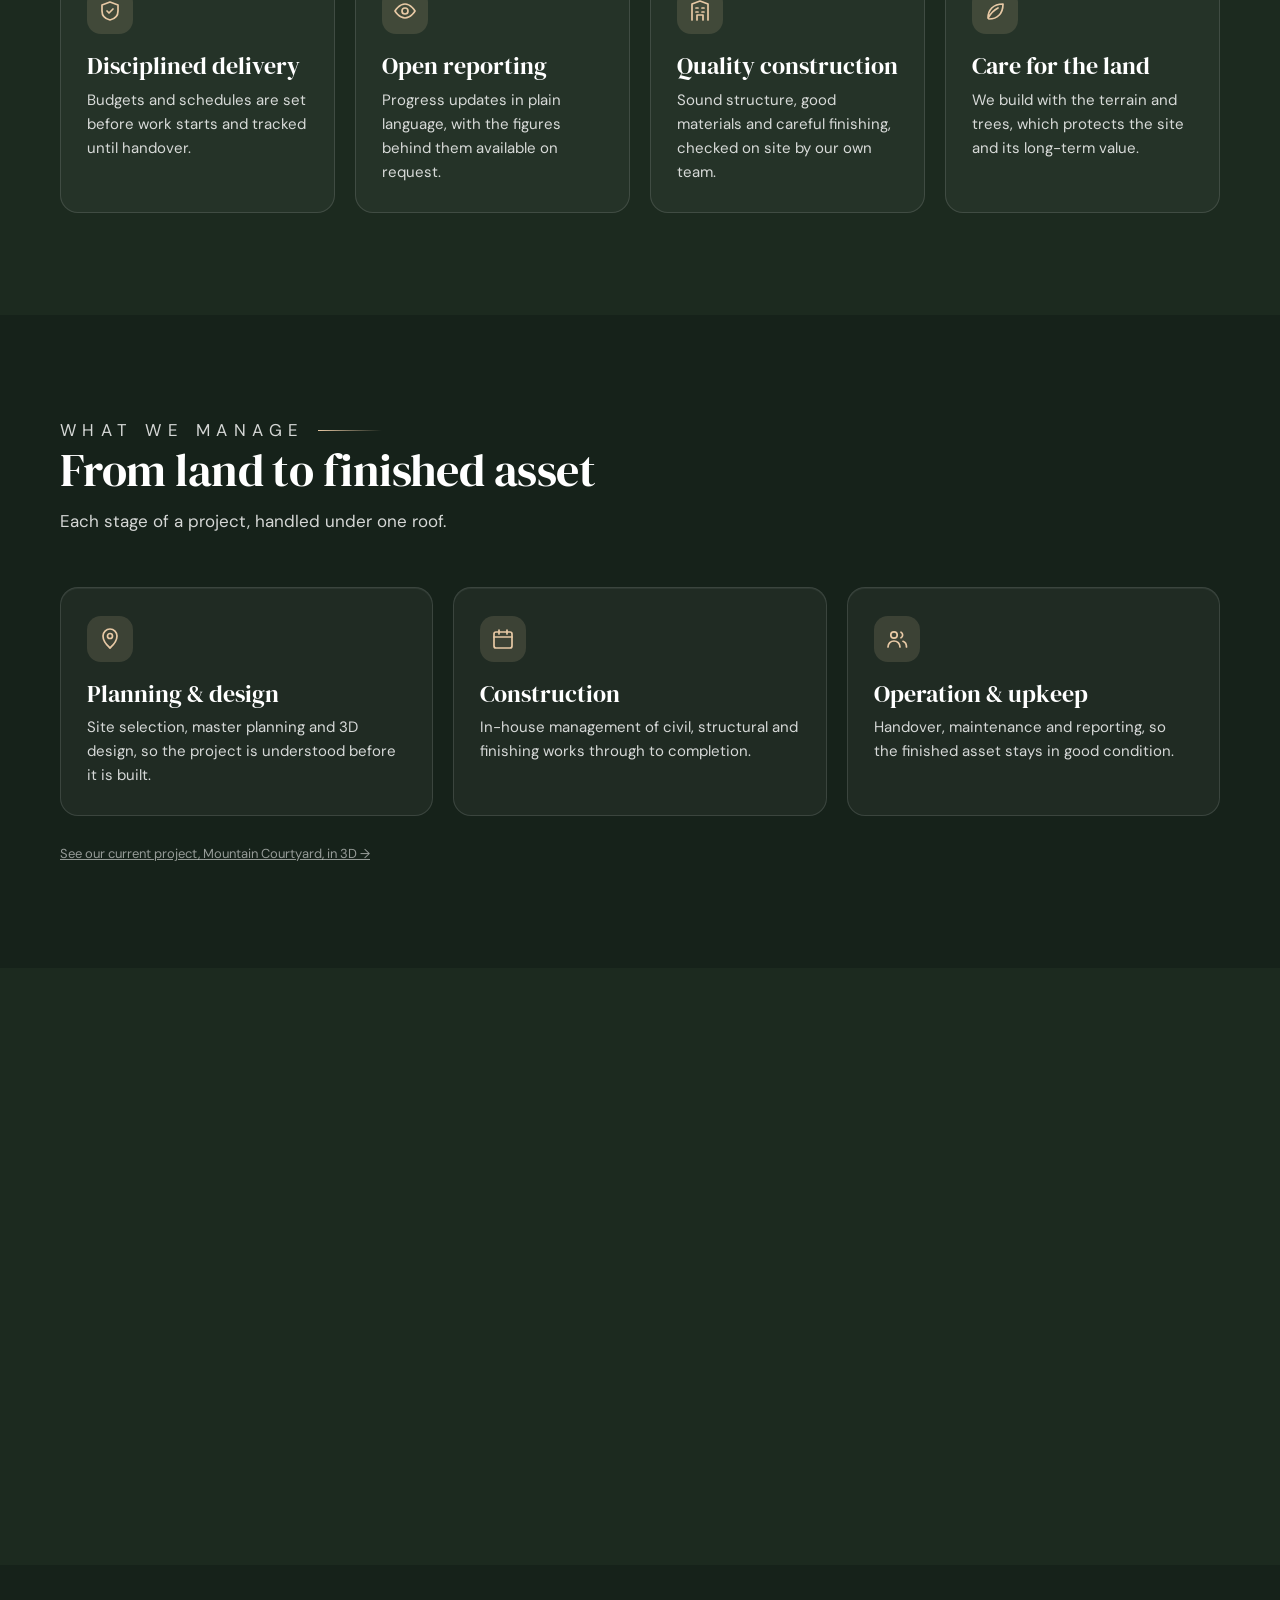
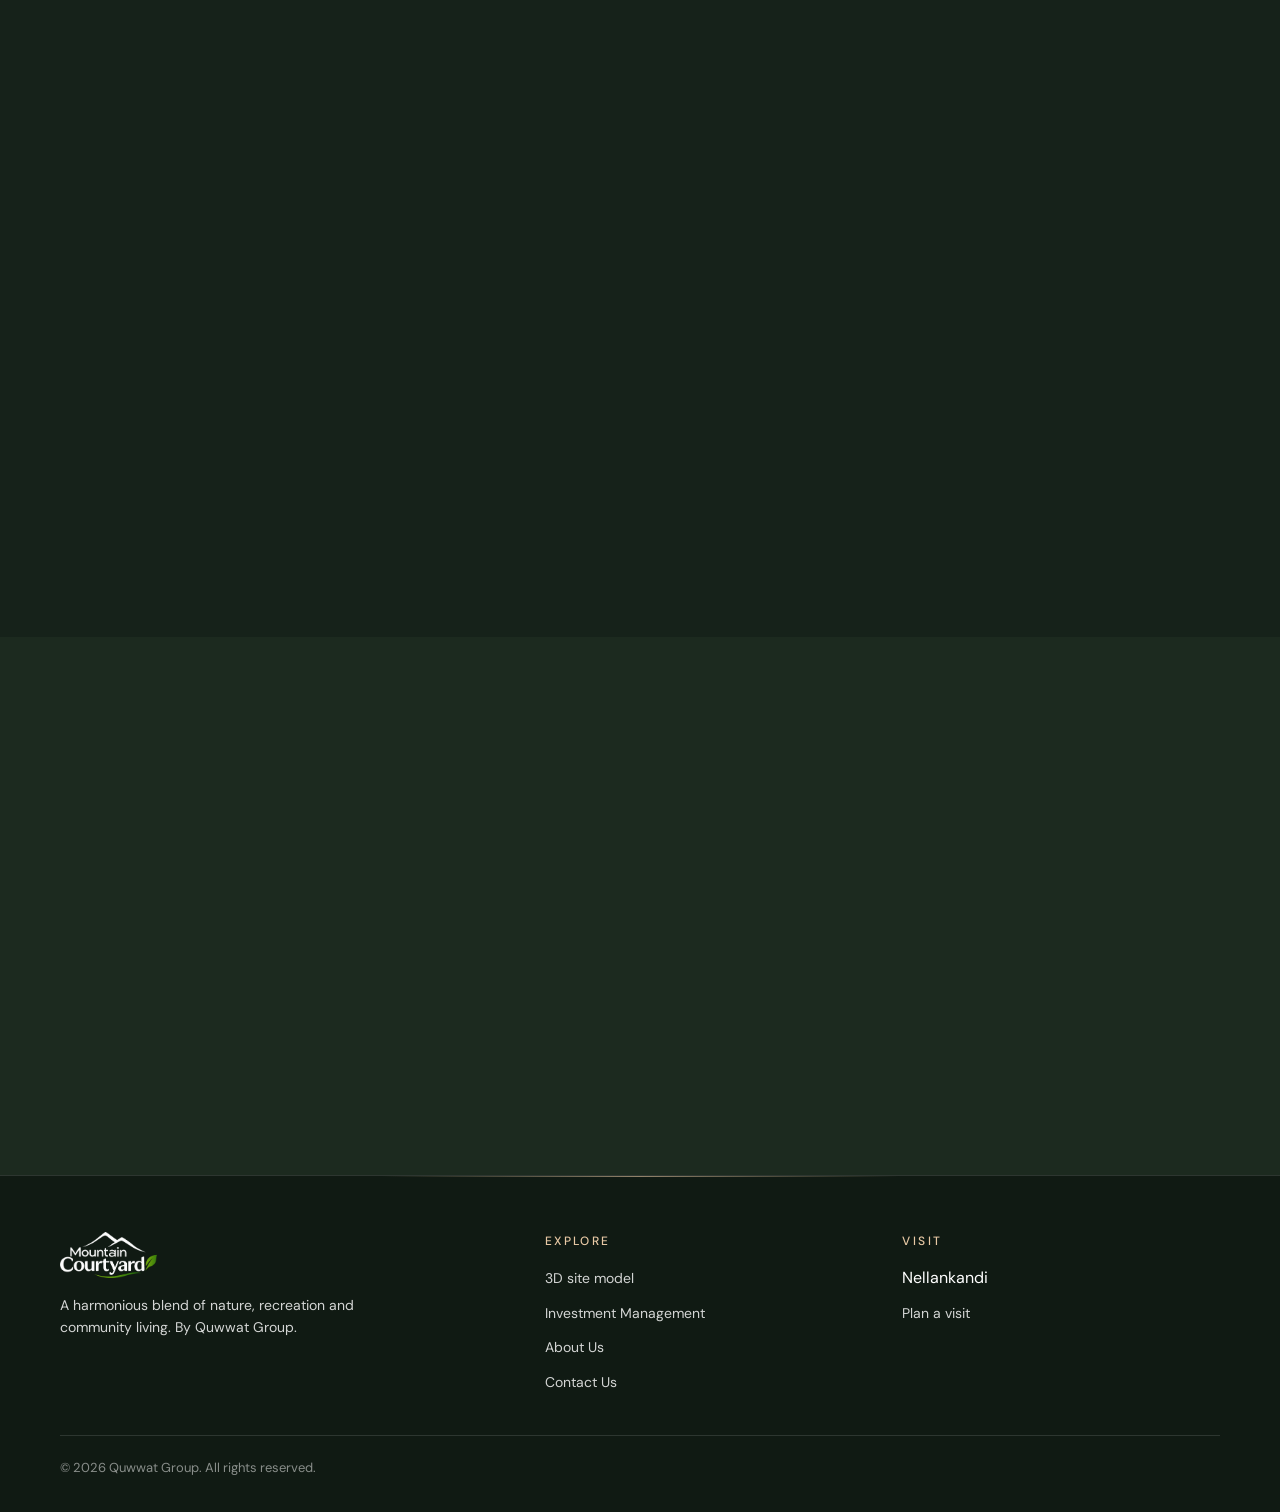
<file: investment.html>
<!doctype html>
<html lang="en">
<head>
  <meta charset="utf-8" />
  <meta name="viewport" content="width=device-width, initial-scale=1" />
  <title>Investment Management — Quwwat Group</title>
  <meta name="description" content="Quwwat Group, a builder company, manages real estate investment from design and construction through to handover." />
  <link rel="preconnect" href="https://fonts.googleapis.com" />
  <link rel="preconnect" href="https://fonts.gstatic.com" crossorigin />
  <link rel="stylesheet" href="https://fonts.googleapis.com/css2?family=DM+Sans:wght@400;500;600&family=DM+Serif+Display&display=swap" media="print" onload="this.media='all'" />
  <noscript><link rel="stylesheet" href="https://fonts.googleapis.com/css2?family=DM+Sans:wght@400;500;600&family=DM+Serif+Display&display=swap" /></noscript>
  <link rel="preload" as="image" href="./public/assets/images/hero-poster.webp" media="(min-width: 761px)" fetchpriority="high" />
  <link rel="modulepreload" href="./src/pages/site.js" />
  <link rel="stylesheet" href="./src/styles/hero.css" />
  <link rel="stylesheet" href="./src/styles/pages.css" />
  <script>document.documentElement.classList.add('js')</script>
</head>
<body>
  <a class="skip" href="#main">Skip to content</a>
  <header class="nav nav--page">
    <a class="nav__brand" href="index.html" aria-label="Quwwat Group — Mountain Courtyard">
      <img src="./public/assets/logos/quwwat_group_logo_white.webp" width="136" height="32" alt="Quwwat Group" class="nav__logo nav__logo--group" />
      <span class="nav__divider" aria-hidden="true"></span>
      <img src="./public/assets/logos/mountain_courtyard_logo_white.webp" width="135" height="64" alt="Mountain Courtyard" class="nav__logo nav__logo--project" />
    </a>
    <nav class="nav__links" id="nav-links" aria-label="Primary">
      <div class="nav__dropdown">
        <button class="nav__trigger" type="button" aria-expanded="false" aria-haspopup="true" aria-controls="nav-projects">Projects <span class="nav__caret" aria-hidden="true">▾</span></button>
        <ul class="nav__menu" id="nav-projects">
          <li><a href="index.html">Mountain Courtyard</a></li>
          <li><a href="">Goodhope Luxury Flates</a></li>
        </ul>
      </div>
      <a href="investment.html" class="is-active" aria-current="page">Investment Management</a>
      <a href="about.html">About Us</a>
      <a href="contact.html">Contact Us</a>
    </nav>
    <a href="contact.html" class="btn btn--sand nav__cta">Enquire Now <span aria-hidden="true">→</span></a>
    <button class="nav__toggle" type="button" aria-expanded="false" aria-controls="nav-links" aria-label="Open menu"><span></span><span></span><span></span></button>
  </header>

  <main id="main">
  <section class="banner">
    <picture>
      <source media="(max-width: 760px)" srcset="./public/assets/images/hero-poster-mobile.webp" />
      <img class="banner__img" src="./public/assets/images/hero-poster.webp" alt="" width="1920" height="1200" fetchpriority="high" decoding="async" />
    </picture>
    <div class="banner__inner">
      <p class="crumbs"><a href="index.html">Home</a><span aria-hidden="true">/</span>Investment Management</p>
      <h1>Investment Management</h1>
      <p>Quwwat Group, a builder company, manages real estate investment from the first drawing to the finished building.</p>
    </div>
  </section>
  <section class="section"><div class="wrap">
    <div class="split">
      <div class="reveal">
        <p class="eyebrow">Built by your own builder</p>
        <h2>Invest alongside the people who build</h2>
        <p>Quwwat Group is a builder. We design, construct and deliver our own projects, so the people managing your investment are the same people on site, controlling cost, quality and schedule.</p>
        <p>Our Investment Management service brings investors into those projects with a clear structure, one point of contact and regular reporting from groundbreaking to handover. Mountain Courtyard, our destination wedding centre at Nellankandi, is the project currently on show.</p>
        <ul class="ticks">
          <li>Projects built and managed in-house by Quwwat Group</li>
          <li>Single point of contact for every investor</li>
          <li>Regular progress reporting against plan and budget</li>
        </ul>
      </div>
      <figure class="split__media reveal"><img src="./public/assets/images/site-render.webp" alt="Rendered layout of the Mountain Courtyard site" loading="lazy" decoding="async" /><figcaption>Mountain Courtyard, a Quwwat Group project</figcaption></figure>
    </div>
  </div></section>
  <section class="section section--alt"><div class="wrap">
    <div class="section__head reveal">
      <p class="eyebrow">How we manage</p>
      <h2>Four principles behind every project</h2>
      <p>What you can expect from us as builder and manager.</p>
    </div>
    <div class="grid grid--4">
      <article class="tile reveal"><span class="tile__icon" aria-hidden="true"><svg viewBox="0 0 24 24"><path d="M12 3l8 3v6c0 5-3.5 8-8 9-4.5-1-8-4-8-9V6z"/><path d="m9 12 2 2 4-4"/></svg></span><h3>Disciplined delivery</h3><p>Budgets and schedules are set before work starts and tracked until handover.</p></article>
      <article class="tile reveal"><span class="tile__icon" aria-hidden="true"><svg viewBox="0 0 24 24"><path d="M2 12s4-7 10-7 10 7 10 7-4 7-10 7S2 12 2 12z"/><circle cx="12" cy="12" r="3"/></svg></span><h3>Open reporting</h3><p>Progress updates in plain language, with the figures behind them available on request.</p></article>
      <article class="tile reveal"><span class="tile__icon" aria-hidden="true"><svg viewBox="0 0 24 24"><path d="M4 21V5l8-3 8 3v16M9 21v-5h6v5M8 9h2M14 9h2M8 13h2M14 13h2"/></svg></span><h3>Quality construction</h3><p>Sound structure, good materials and careful finishing, checked on site by our own team.</p></article>
      <article class="tile reveal"><span class="tile__icon" aria-hidden="true"><svg viewBox="0 0 24 24"><path d="M5 19c0-8 5-14 15-14 0 10-6 15-14 15M5 19c3-5 6-8 10-10"/></svg></span><h3>Care for the land</h3><p>We build with the terrain and trees, which protects the site and its long-term value.</p></article>
    </div>
  </div></section>
  <section class="section"><div class="wrap">
    <div class="section__head reveal">
      <p class="eyebrow">What we manage</p>
      <h2>From land to finished asset</h2>
      <p>Each stage of a project, handled under one roof.</p>
    </div>
    <div class="grid grid--3">
      <article class="tile reveal"><span class="tile__icon" aria-hidden="true"><svg viewBox="0 0 24 24"><path d="M12 21s7-6.2 7-12a7 7 0 0 0-14 0c0 5.8 7 12 7 12z"/><circle cx="12" cy="9" r="2.5"/></svg></span><h3>Planning &amp; design</h3><p>Site selection, master planning and 3D design, so the project is understood before it is built.</p></article>
      <article class="tile reveal"><span class="tile__icon" aria-hidden="true"><svg viewBox="0 0 24 24"><rect x="3" y="5" width="18" height="16" rx="2"/><path d="M3 10h18M8 3v4M16 3v4"/></svg></span><h3>Construction</h3><p>In-house management of civil, structural and finishing works through to completion.</p></article>
      <article class="tile reveal"><span class="tile__icon" aria-hidden="true"><svg viewBox="0 0 24 24"><circle cx="9" cy="8" r="3.2"/><path d="M3 20c0-3.5 2.7-6 6-6s6 2.5 6 6M16 5.2a3.2 3.2 0 0 1 0 5.6M18 14.3c2 .7 3.5 2.6 3.5 5.7"/></svg></span><h3>Operation &amp; upkeep</h3><p>Handover, maintenance and reporting, so the finished asset stays in good condition.</p></article>
    </div>
    <p class="note"><a href="index.html">See our current project, Mountain Courtyard, in 3D →</a></p>
  </div></section>
  <section class="section section--alt"><div class="wrap">
    <div class="section__head reveal">
      <p class="eyebrow">Working with us</p>
      <h2>From first conversation to ongoing management</h2>
    </div>
    <ol class="steps reveal">
      <li><h3>Introduction</h3><p>Tell us what you are looking for. We explain our projects and answer your questions.</p></li>
      <li><h3>Review</h3><p>We walk you through the site, the plans and the structure on offer.</p></li>
      <li><h3>Agreement</h3><p>Terms are set out in writing, reviewed by your own advisers.</p></li>
      <li><h3>Delivery &amp; reporting</h3><p>We build and manage the project and report to you on a regular schedule.</p></li>
    </ol>
  </div></section>
  <section class="section"><div class="wrap">
    <div class="section__head reveal">
      <p class="eyebrow">Good to know</p>
      <h2>Common questions</h2>
    </div>
    <div class="faq reveal">
      <details><summary>Are returns guaranteed?</summary><p>No. Every investment carries risk and the value of an asset can go down as well as up. We do not promise returns; we explain the structure and the risks so you can decide.</p></details>
      <details><summary>Who builds and manages the project?</summary><p>Quwwat Group, as the builder and developer, runs construction and management with its own team.</p></details>
      <details><summary>Can I visit the site first?</summary><p>Yes. Contact us to arrange a visit, or explore the interactive 3D model of Mountain Courtyard on the home page beforehand.</p></details>
      <details><summary>How do I get started?</summary><p>Send us an enquiry and a member of the team will contact you to arrange an introduction.</p></details>
    </div>
    <p class="note">Placeholder copy — to be replaced with approved text before launch.</p>
  </div></section>
  <section class="section section--alt"><div class="wrap"><div class="cta reveal">
    <h2>Talk to our investment team</h2>
    <p>Tell us a little about what you have in mind and we will arrange an introduction.</p>
    <a class="btn btn--sand" href="contact.html">Make an enquiry <span aria-hidden="true">→</span></a>
    <a class="btn btn--ghost" href="index.html">Explore the 3D model</a>
  </div></div></section>
  </main>
  <footer class="footer">
    <div class="footer__top">
      <div class="footer__brand">
        <img src="./public/assets/logos/mountain_courtyard_logo_white.webp" width="135" height="64" alt="Mountain Courtyard" />
        <p>A harmonious blend of nature, recreation and community living. By Quwwat Group.</p>
      </div>
      <div>
        <h4>Explore</h4>
        <ul>
          <li><a href="index.html">3D site model</a></li>
          <li><a href="investment.html">Investment Management</a></li>
          <li><a href="about.html">About Us</a></li>
          <li><a href="contact.html">Contact Us</a></li>
        </ul>
      </div>
      <div>
        <h4>Visit</h4>
        <ul>
          <li>Nellankandi</li>
          <li><a href="contact.html">Plan a visit</a></li>
        </ul>
      </div>
    </div>
    <p class="footer__bottom">© 2026 Quwwat Group. All rights reserved.</p>
  </footer>
  <script type="module" src="./src/pages/site.js"></script>
</body>
</html>
</file>
<file: src/styles/hero.css>
:root {
  --ink: #ffffff;
  --ink-soft: rgba(255, 255, 255, .82);
  --glass: rgba(14, 22, 16, .42);
  --glass-strong: rgba(14, 22, 16, .62);
  --line: rgba(255, 255, 255, .28);
  --sand: #e8c9a5;
  --sand-ink: #1f1a14;
  --font-ui: "DM Sans", system-ui, sans-serif;
  --font-display: "DM Serif Display", Georgia, serif;
  --gutter: clamp(16px, 3vw, 48px);
}
* { box-sizing: border-box; }
html, body { margin: 0; height: 100%; background: #1c2a1c; color: var(--ink); font-family: var(--font-ui); }
button { font: inherit; color: inherit; }

.hero { position: relative; height: 100vh; height: 100svh; min-height: 560px; overflow: hidden; isolation: isolate; }
.hero__stage { position: absolute; inset: 0; z-index: 0; }
.hero__stage canvas { display: block; width: 100%; height: 100%; touch-action: none; }
.hero__stage .labels { position: absolute; inset: 0; pointer-events: none; }
.hero__vignette { position: absolute; inset: 0; z-index: 1; pointer-events: none;
  background:
    linear-gradient(90deg, rgba(8, 14, 9, .55) 0%, rgba(8, 14, 9, .18) 32%, transparent 55%),
    linear-gradient(180deg, rgba(8, 14, 9, .45) 0%, transparent 18%, transparent 80%, rgba(8, 14, 9, .35) 100%); }

/* ---------- nav ---------- */
.nav { position: absolute; z-index: 3; top: 0; left: 0; right: 0; display: flex; align-items: center; gap: 24px;
  padding: 22px var(--gutter); }
.nav__brand { display: flex; align-items: center; gap: 18px; text-decoration: none; }
.nav__logo--group { height: 30px; width: auto; }
.nav__logo--project { height: 58px; width: auto; }
.nav__divider { width: 1px; height: 44px; background: var(--line); }
.nav__links { display: flex; gap: clamp(16px, 2.4vw, 40px); margin-left: auto; }
.nav__links a { color: var(--ink-soft); text-decoration: none; font-size: 15px; padding: 6px 0; border-bottom: 2px solid transparent; }
.nav__links a:hover, .nav__links a.is-active { color: var(--ink); border-color: var(--ink); }

.btn { white-space: nowrap; display: inline-flex; align-items: center; gap: 10px; border-radius: 999px; padding: 12px 22px; font-weight: 500;
  font-size: 15px; text-decoration: none; cursor: pointer; border: 0; transition: transform .2s, background .2s; }
.btn:hover { transform: translateY(-1px); }
.btn--sand { background: var(--sand); color: var(--sand-ink); }
.btn--ghost { background: rgba(0, 0, 0, .18); border: 1.5px solid rgba(255, 255, 255, .7); color: var(--ink); backdrop-filter: blur(6px); }
.btn__play { display: grid; place-items: center; width: 30px; height: 30px; border-radius: 50%; background: var(--sand); color: var(--sand-ink); font-size: 11px; }

/* ---------- hero copy ---------- */
.hero__copy { position: absolute; z-index: 2; left: var(--gutter); bottom: 34px; max-width: 460px; pointer-events: none; }
.hero__copy > * { pointer-events: auto; }
.eyebrow { display: flex; align-items: center; gap: 14px; margin: 0 0 18px; font-size: 13px; letter-spacing: .38em; text-transform: uppercase; color: var(--ink-soft); }
.eyebrow::after { content: ""; width: 64px; height: 1px; background: var(--ink-soft); }
.hero__title { margin: 0; font: 400 clamp(44px, 5.4vw, 86px)/.92 var(--font-display); letter-spacing: -.01em; text-shadow: 0 2px 24px rgba(0, 0, 0, .35); }
.hero__logo { display: block; width: auto; height: clamp(84px, 8.4vw, 140px); filter: drop-shadow(0 2px 18px rgba(0, 0, 0, .35)); }
.leaf { display: inline-block; width: .42em; height: .3em; margin-left: .06em; border-radius: 0 100% 0 100%; background: linear-gradient(135deg, #8cc63f, #3f8a1e); transform: rotate(-28deg) translateY(-.05em); }
.hero__lead { margin: 20px 0 0; font-size: clamp(16px, 1.25vw, 20px); line-height: 1.45; color: var(--ink-soft); text-shadow: 0 1px 12px rgba(0, 0, 0, .4); }

/* ---------- view switcher ---------- */
.views { position: absolute; z-index: 2; left: var(--gutter); bottom: 34px; display: flex; gap: 4px; padding: 6px;
  border-radius: 999px; background: var(--glass); border: 1px solid var(--line); backdrop-filter: blur(10px); }
.views__tab { white-space: nowrap; border: 0; background: transparent; padding: 10px 20px; border-radius: 999px; cursor: pointer; color: var(--ink-soft); font-size: 14px; }
.views__tab.is-active { background: var(--sand); color: var(--sand-ink); }

/* ---------- map controls ---------- */
.map-controls { position: absolute; z-index: 2; right: var(--gutter); top: 50%; transform: translateY(-50%); display: flex; flex-direction: column; align-items: center; gap: 12px; }
.compass { position: relative; width: 62px; height: 62px; border-radius: 50%; background: var(--glass-strong); border: 1.5px solid var(--line); margin-bottom: 18px; }
.compass span { position: absolute; top: 6px; left: 50%; transform: translateX(-50%); font-size: 11px; font-weight: 600; }
.compass i { position: absolute; left: 50%; top: 50%; width: 0; height: 0; border-left: 6px solid transparent; border-right: 6px solid transparent;
  border-bottom: 20px solid #e2463a; transform: translate(-50%, -78%); transform-origin: 50% 78%; }
.ctl-group { display: flex; flex-direction: column; border-radius: 14px; overflow: hidden; background: var(--glass-strong); border: 1px solid var(--line); }
.ctl { width: 48px; height: 48px; border: 0; border-radius: 14px; background: var(--glass-strong); cursor: pointer; font-size: 20px; display: grid; place-items: center; }
.ctl-group .ctl { border-radius: 0; background: transparent; }
.ctl:hover { background: rgba(255, 255, 255, .16); }

/* ---------- camera preset thumbnails ---------- */
.shots { position: absolute; z-index: 2; right: var(--gutter); bottom: 34px; display: flex; align-items: center; gap: 10px; padding: 14px;
  border-radius: 18px; background: var(--glass); border: 1px solid var(--line); backdrop-filter: blur(10px); }
/* nine shots, three in view: the strip scrolls (arrows, swipe or wheel) and snaps to a thumbnail */
.shots__track { display: flex; gap: 12px; max-width: calc(3 * 168px + 2 * 12px); overflow-x: auto; scroll-snap-type: x mandatory; scrollbar-width: none; padding: 2px; margin: -2px; }
.shots__track::-webkit-scrollbar { display: none; }
.shot { flex: none; scroll-snap-align: start; }
.shot { position: relative; width: 168px; height: 108px; border-radius: 10px; border: 2px solid transparent; cursor: pointer; overflow: hidden;
  background: linear-gradient(160deg, #6f9a4a, #2f4d24) center/cover; }
.shot.is-active { border-color: #fff; }
.shot span { position: absolute; left: 10px; bottom: 8px; font-size: 13px; text-shadow: 0 1px 6px rgba(0, 0, 0, .7); }
.shots__arrow { width: 34px; height: 34px; border-radius: 50%; border: 1px solid var(--line); background: rgba(0, 0, 0, .25); cursor: pointer; font-size: 18px; }

/* ---------- loader / poster ---------- */
/* The poster (a still of the 3D scene) sits where the canvas will be, under the vignette, nav and hero copy,
   so the page looks complete from the first paint. It fades out when the 3D scene is ready and stays put
   (.is-static) when 3D is unavailable or data saver is on. */
.loader { position: absolute; z-index: 0; inset: 0; background: radial-gradient(circle at 50% 45%, #2c4a2a, #121c13);
  transition: opacity .9s ease, visibility .9s; }
.loader.is-done { opacity: 0; visibility: hidden; }
.loader__poster img { position: absolute; inset: 0; width: 100%; height: 100%; object-fit: cover; }
/* The loading note sits where the preset thumbnails appear later (bottom right), clear of the hero copy. */
.loader__status { position: absolute; right: var(--gutter); bottom: 34px; display: grid; justify-items: center; gap: 12px;
  padding: 14px 22px; border-radius: 16px; background: var(--glass-strong); backdrop-filter: blur(8px); }
.loader__bar { width: 220px; height: 3px; border-radius: 3px; background: rgba(255, 255, 255, .15); overflow: hidden; }
.loader__bar i { display: block; height: 100%; width: 0; background: var(--sand); transition: width .2s; }
.loader p { margin: 0; font-size: 13px; letter-spacing: .12em; color: var(--ink-soft); text-align: center; }
.loader__action { border: 0; cursor: pointer; padding: 9px 18px; font-size: 14px; }
/* 3D controls only make sense once the scene is running */
.hero.is-loading .shots, .hero.is-loading .map-controls, .hero.is-static .shots, .hero.is-static .map-controls { visibility: hidden; }
.hero.is-static .loader__bar { display: none; }
.hero.view-2d .loader { display: none; }

/* ---------- responsive ---------- */
@media (max-width: 1100px) {
  .nav__links { display: none; }
  .nav .btn--sand { margin-left: auto; }
  .shot { width: 128px; height: 84px; }
  .shots__track { max-width: calc(3 * 128px + 2 * 12px); }
}
@media (max-width: 760px) {
  .nav { padding-top: 14px; gap: 12px; }
  .nav__logo--group { height: 20px; } .nav__logo--project { height: 38px; } .nav__divider { height: 28px; }
  .nav .btn--sand { padding: 9px 14px; font-size: 13px; }
  .hero__copy { bottom: 28px; right: var(--gutter); }
  .hero__logo { height: 50px; }
  .eyebrow { margin-bottom: 12px; }
  .hero__lead { margin-top: 12px; }
  .hero__lead br { display: none; }
  .map-controls { top: 96px; transform: none; gap: 8px; }
  .compass { width: 46px; height: 46px; margin-bottom: 6px; }
  .ctl { width: 40px; height: 40px; font-size: 17px; }
  .shots { display: none; }
  .views { left: 50%; transform: translateX(-50%); bottom: 18px; }
  .views__tab { padding: 9px 14px; font-size: 13px; }
}
@media (prefers-reduced-motion: reduce) { * { transition: none !important; } }

/* ---------- controls feedback ---------- */
.hero__stage canvas:focus-visible { outline: 2px solid var(--sand); outline-offset: -4px; }
.zoom-hint { position: absolute; left: 50%; top: 50%; transform: translate(-50%, -50%); z-index: 2; padding: 10px 18px; border-radius: 999px;
  background: rgba(10, 16, 11, .72); font-size: 14px; pointer-events: none; opacity: 0; transition: opacity .3s; }
.zoom-hint.is-visible { opacity: 1; }
.intro-skip { position: absolute; right: var(--gutter); bottom: 150px; z-index: 3; padding: 9px 18px; border: 1px solid var(--line);
  border-radius: 999px; background: var(--glass-strong); color: var(--ink); font: 500 13px var(--font-ui); letter-spacing: .08em; cursor: pointer;
  opacity: 0; visibility: hidden; transition: opacity .4s, visibility .4s; }
.intro-skip.is-visible { opacity: 1; visibility: visible; }
/* Phones: the hero copy fills the bottom of the screen, so both go under the header instead */
@media (max-width: 760px) {
  .loader__status { right: auto; bottom: auto; left: 50%; top: 104px; transform: translateX(-50%); width: max-content; max-width: calc(100% - 2 * var(--gutter)); }
  .intro-skip { right: auto; bottom: auto; left: 50%; top: 104px; transform: translateX(-50%); }
}
.compass { cursor: pointer; }
.compass i { transition: none; }
.hero:fullscreen .nav, .hero:fullscreen .hero__copy { opacity: .0; pointer-events: none; }

/* ---------- hotspot labels (CSS2D) ---------- */
.labels { z-index: 1; }
.labels--off .pin { visibility: hidden; }
.pin { display: flex; flex-direction: column; align-items: center; padding: 0; border: 0; background: none; cursor: pointer;
  pointer-events: auto; transition: opacity .25s; color: var(--ink); font: 500 13px/1 var(--font-ui); }
.pin.is-hidden { pointer-events: none; }
.pin__label { padding: 8px 13px; border-radius: 999px; background: rgba(14, 22, 16, .7); border: 1px solid rgba(255, 255, 255, .35);
  backdrop-filter: blur(8px); white-space: nowrap; box-shadow: 0 4px 16px rgba(0, 0, 0, .25); transition: background .2s, color .2s, transform .2s; }
.pin__stem { width: 1.5px; height: 26px; background: linear-gradient(rgba(255, 255, 255, .8), rgba(255, 255, 255, .2)); }
.pin__dot { width: 10px; height: 10px; border-radius: 50%; background: var(--sand); box-shadow: 0 0 0 4px rgba(232, 201, 165, .35); animation: pin-pulse 2.4s ease-in-out infinite; }
.pin:hover .pin__label, .pin:focus-visible .pin__label { background: var(--sand); color: var(--sand-ink); transform: translateY(-2px); }
.pin:focus-visible { outline: none; }
.pin:focus-visible .pin__label { outline: 2px solid #fff; outline-offset: 2px; }
@keyframes pin-pulse { 50% { box-shadow: 0 0 0 9px rgba(232, 201, 165, 0); } }

/* ---------- detail card ---------- */
.card { position: relative; width: 320px; border-radius: 16px; overflow: hidden; pointer-events: auto;
  background: rgba(250, 246, 240, .97); color: #1f2a20; box-shadow: 0 18px 50px rgba(0, 0, 0, .35);
  opacity: 0; transition: opacity .25s ease; font-family: var(--font-ui); }
.card.is-open { opacity: 1; }
.card::after { content: ""; position: absolute; left: -7px; top: 50%; width: 14px; height: 14px; background: inherit; transform: translateY(-50%) rotate(45deg); }
.card { overflow: visible; } .card__img { border-radius: 16px 16px 0 0; }
.card__img { display: block; width: 100%; height: 150px; object-fit: cover; }
.card__body { padding: 18px 20px 20px; }
.card__eyebrow { margin: 0 0 6px; font-size: 11px; letter-spacing: .22em; text-transform: uppercase; color: #7a6a52; }
.card__title { margin: 0 0 8px; font: 400 26px/1.1 var(--font-display); }
.card__text { margin: 0 0 12px; font-size: 14px; line-height: 1.5; color: #3d4a3e; }
.card__tags { display: flex; flex-wrap: wrap; gap: 6px; margin: 0 0 16px; padding: 0; list-style: none; }
.card__tags li { padding: 4px 10px; border-radius: 999px; background: #e9efe3; color: #35502c; font-size: 12px; }
.card__actions { display: flex; gap: 8px; }
.btn--sm { padding: 9px 16px; font-size: 14px; }
.card__close { position: absolute; top: 10px; right: 10px; width: 30px; height: 30px; border: 0; border-radius: 50%;
  background: rgba(0, 0, 0, .07); color: #1f2a20; font-size: 20px; line-height: 1; cursor: pointer; }
.card__close:hover { background: rgba(0, 0, 0, .14); }
.card:focus { outline: none; }

/* mobile: bottom sheet */
.card--sheet { position: absolute; z-index: 4; left: 12px; right: 12px; bottom: 12px; width: auto; margin: 0; transform: translateY(16px);
  transition: opacity .25s ease, transform .25s ease; }
.card--sheet.is-open { transform: none; }
.card--sheet::after { display: none; }
@media (max-width: 760px) { .pin__label { padding: 6px 10px; font-size: 12px; } .pin__stem { height: 16px; } }
.hero__copy, .views { transition: opacity .3s ease; }
@media (max-width: 760px) { .hero.has-selection .hero__copy, .hero.has-selection .views { opacity: 0; pointer-events: none; } }

/* ===================== Phase 7 polish ===================== */
.views__tab { display: inline-flex; align-items: center; gap: 8px; }
.views__tab svg { width: 18px; height: 18px; fill: currentColor; flex: none; }
.views__tab:focus-visible, .shot:focus-visible, .ctl:focus-visible, .btn:focus-visible, .compass:focus-visible { outline: 2px solid #fff; outline-offset: 2px; }
.shot { background-size: cover; background-position: center; transition: border-color .2s, transform .2s; }
.shot:hover { transform: translateY(-2px); }
.shot::after { content: ""; position: absolute; inset: 0; background: linear-gradient(transparent 55%, rgba(0, 0, 0, .55)); }
.shot span { z-index: 1; }

/* mobile menu */
.nav__toggle { display: none; width: 42px; height: 42px; border: 1px solid var(--line); border-radius: 50%; background: var(--glass-strong);
  cursor: pointer; flex-direction: column; justify-content: center; align-items: center; gap: 4px; }
.nav__toggle span { width: 16px; height: 1.5px; background: #fff; transition: transform .25s, opacity .25s; }
.nav.is-open .nav__toggle span:nth-child(1) { transform: translateY(5.5px) rotate(45deg); }
.nav.is-open .nav__toggle span:nth-child(2) { opacity: 0; }
.nav.is-open .nav__toggle span:nth-child(3) { transform: translateY(-5.5px) rotate(-45deg); }
@media (max-width: 1100px) {
  .nav__toggle { display: inline-flex; }
  .nav .nav__cta { margin-left: auto; }
  .nav__links { position: absolute; top: 100%; right: var(--gutter); left: auto; display: flex; flex-direction: column; gap: 2px; min-width: 220px;
    padding: 10px; border-radius: 16px; background: rgba(14, 22, 16, .9); border: 1px solid var(--line); backdrop-filter: blur(12px);
    opacity: 0; visibility: hidden; transform: translateY(-6px); transition: opacity .2s, transform .2s, visibility .2s; }
  .nav__links a { padding: 10px 12px; border: 0; border-radius: 10px; }
  .nav__links a:hover, .nav__links a.is-active { background: rgba(255, 255, 255, .1); }
  .nav.is-open .nav__links { opacity: 1; visibility: visible; transform: none; }
}

/* project dropdown */
.nav__dropdown { position: relative; }
.nav__trigger { display: inline-flex; align-items: center; gap: 6px; background: none; border: 0; border-bottom: 2px solid transparent;
  color: var(--ink-soft); font-size: 15px; padding: 6px 0; cursor: pointer; }
.nav__trigger:hover, .nav__dropdown.is-open .nav__trigger { color: var(--ink); border-color: var(--ink); }
.nav__caret { display: inline-block; transition: transform .2s; }
.nav__dropdown.is-open .nav__caret { transform: rotate(180deg); }
.nav__menu { list-style: none; margin: 10px 0 0; padding: 8px; min-width: 180px; position: absolute; top: 100%; left: 0;
  border-radius: 14px; background: rgba(14, 22, 16, .9); border: 1px solid var(--line); backdrop-filter: blur(12px);
  opacity: 0; visibility: hidden; transform: translateY(-6px); transition: opacity .2s, transform .2s, visibility .2s; }
.nav__menu::before { content: ""; position: absolute; left: 0; right: 0; top: -12px; height: 12px; } /* keeps hover alive across the gap */
.nav__dropdown.is-open .nav__menu { opacity: 1; visibility: visible; transform: none; }
.nav__links .nav__menu a { display: block; padding: 10px 14px; border: 0; border-radius: 10px; white-space: nowrap; }
.nav__links .nav__menu a:hover { background: rgba(255, 255, 255, .1); border: 0; }
@media (min-width: 1101px) and (hover: hover) {
  .nav__dropdown:hover .nav__trigger { color: var(--ink); border-color: var(--ink); }
  .nav__dropdown:hover .nav__caret { transform: rotate(180deg); }
  .nav__dropdown:hover .nav__menu { opacity: 1; visibility: visible; transform: none; }
}
@media (max-width: 1100px) {
  /* inside the mobile menu the submenu expands in place */
  .nav__trigger { width: 100%; justify-content: space-between; padding: 10px 12px; border: 0; border-radius: 10px; }
  .nav__trigger:hover, .nav__dropdown.is-open .nav__trigger { background: rgba(255, 255, 255, .1); }
  .nav__menu { display: none; position: static; margin: 2px 0 0; padding: 0 0 0 12px; min-width: 0; border: 0; border-radius: 0;
    background: none; backdrop-filter: none; opacity: 1; visibility: visible; transform: none; }
  .nav__menu::before { display: none; }
  .nav__dropdown.is-open .nav__menu { display: block; }
}

/* site images panel */
.panel { position: absolute; inset: 0; z-index: 1; display: grid; place-items: center; padding: 110px calc(var(--gutter) + 80px) 120px calc(var(--gutter) + 470px);
  background: radial-gradient(circle at 60% 50%, #2b3f2a, #101810); animation: panel-in .35s ease; }
.panel[hidden] { display: none; }
@keyframes panel-in { from { opacity: 0; } }
.panel__figure { margin: 0; max-width: 100%; max-height: 100%; display: flex; flex-direction: column; align-items: center; gap: 10px; min-height: 0; }
.panel__figure img { max-width: 100%; max-height: calc(100vh - 290px); width: auto; height: auto; border-radius: 14px; box-shadow: 0 20px 60px rgba(0, 0, 0, .45); background: #fff; object-fit: contain; }
.panel__figure figcaption { font-size: 13px; color: var(--ink-soft); }
.panel__arrow { position: absolute; top: 50%; width: 44px; height: 44px; border-radius: 50%; border: 1px solid var(--line); background: var(--glass-strong); font-size: 24px; cursor: pointer; }
.panel__arrow--prev { left: calc(var(--gutter) + 440px); } .panel__arrow--next { right: calc(var(--gutter) + 80px); }
.panel__count { position: absolute; bottom: 92px; left: 50%; margin: 0; font-size: 12px; letter-spacing: .1em; color: var(--ink-soft); }
.hero.view-2d .shots, .hero.view-2d .map-controls, .hero.view-2d .hero__vignette { display: none; }


@media (max-width: 1100px) { .panel { padding: 100px 80px 110px; } .panel__arrow--prev { left: 20px; } .panel__arrow--next { right: 20px; } }
@media (max-width: 760px) {
  .panel { padding: 88px 14px 90px; }
  .panel__figure img { max-height: calc(100svh - 230px); }
  .panel__arrow { top: auto; bottom: 86px; } .panel__count { bottom: 100px; }
  .hero.view-2d .hero__copy { display: none; }
}

/* ---------- small phones: logos + "Enquire Now" + menu button must fit in one row ----------
   At 375 px the menu button was pushed past the right edge (logos 202 px + button 126 px left no room). */
@media (max-width: 420px) {
  .nav { gap: 10px; }
  .nav__brand { gap: 10px; }
  .nav__logo--group { height: 16px; } .nav__logo--project { height: 32px; } .nav__divider { height: 24px; }
  .nav .btn--sand { padding: 8px 12px; font-size: 12px; }
  .nav .nav__cta span { display: none; } /* the arrow */
  .nav__toggle { width: 38px; height: 38px; flex: none; }
}
/* Below 360 px there is no room for the button at all: "Contact Us" stays in the menu. */
@media (max-width: 359px) { .nav .nav__cta { display: none; } .nav__toggle { margin-left: auto; } }

/* ===================== Premium polish ===================== */
:root { color-scheme: dark; --ease: cubic-bezier(.22, 1, .36, 1); }
::selection { background: var(--sand); color: var(--sand-ink); }
/* page changes cross-fade instead of flashing (Chrome / Edge / Safari 18; elsewhere a normal page change) */
@view-transition { navigation: auto; }
::view-transition-old(root), ::view-transition-new(root) { animation-duration: .35s; }

/* header links: the underline draws in from the left */
.nav__links > a, .nav__trigger { position: relative; border-bottom: 0 !important; }
.nav__links > a::after, .nav__trigger::after { content: ""; position: absolute; left: 0; right: 0; bottom: -1px; height: 2px; background: var(--sand);
  transform: scaleX(0); transform-origin: left; transition: transform .35s var(--ease); }
.nav__links > a:hover::after, .nav__links > a.is-active::after, .nav__trigger:hover::after, .nav__dropdown.is-open .nav__trigger::after { transform: scaleX(1); }
@media (max-width: 1100px) { .nav__links > a::after, .nav__trigger::after { display: none; } }

/* buttons: arrow nudges, soft lift and glow */
.btn { transition: transform .3s var(--ease), box-shadow .3s var(--ease), background .2s; }
.btn:hover { box-shadow: 0 10px 28px rgba(232, 201, 165, .28); }
.btn--ghost:hover { box-shadow: none; background: rgba(255, 255, 255, .14); }
.btn span[aria-hidden] { display: inline-block; transition: transform .3s var(--ease); }
.btn:hover span[aria-hidden] { transform: translateX(4px); }
.btn:active { transform: translateY(0) scale(.98); }

/* hero copy slides up as the page opens */
@keyframes rise { from { opacity: 0; transform: translateY(18px); } }
.hero__copy > * { animation: rise .9s var(--ease) both; }
.hero__copy > :nth-child(2) { animation-delay: .12s; }
.hero__copy > :nth-child(3) { animation-delay: .24s; }
.hero__copy > :nth-child(4) { animation-delay: .36s; }
.hero__copy { max-width: 520px; }
.hero__about { margin: 14px 0 0; font-size: clamp(13px, .95vw, 15px); line-height: 1.6; color: var(--ink-soft); text-shadow: 0 1px 12px rgba(0, 0, 0, .5); }
@media (max-width: 760px) { .hero__about { font-size: 12.5px; line-height: 1.5; margin-top: 10px; } }
.nav { animation: rise .8s var(--ease) both; }

/* carousel: richer glass, lit active shot, slow zoom on hover */
.shots { box-shadow: 0 18px 50px rgba(0, 0, 0, .35), inset 0 1px 0 rgba(255, 255, 255, .12); animation: rise .9s .3s var(--ease) both; }
.shot { background-size: 104%; transition: border-color .25s, transform .35s var(--ease), box-shadow .35s var(--ease), background-size .8s var(--ease); }
.shot:hover { background-size: 118%; transform: translateY(-3px); }
.shot.is-active { box-shadow: 0 0 0 1px rgba(255, 255, 255, .5), 0 10px 26px rgba(0, 0, 0, .45); transform: translateY(-2px); }
.shot span { font-weight: 500; letter-spacing: .02em; }
.shots__arrow { transition: background .2s, transform .2s var(--ease), border-color .2s; }
.shots__arrow:hover { background: rgba(255, 255, 255, .18); border-color: rgba(255, 255, 255, .6); transform: scale(1.08); }
.ctl { transition: background .2s, transform .2s var(--ease); }
.ctl:hover { transform: scale(1.05); }
.ctl-group .ctl:hover { transform: none; }
.pin__label, .card { will-change: transform; }

@media (prefers-reduced-motion: reduce) {
  .hero__copy > *, .nav, .shots { animation: none !important; }
  ::view-transition-group(*), ::view-transition-old(*), ::view-transition-new(*) { animation: none !important; }
}
</file>
<file: src/styles/pages.css>
/* Content pages (Investment Management, About Us, Contact Us). Loaded after hero.css, which supplies the
   colour tokens, the header (.nav) and the buttons (.btn). */
:root {
  --bg: #16221a;
  --bg-2: #1c2a1f;
  --card: rgba(255, 255, 255, .045);
  --card-line: rgba(255, 255, 255, .12);
  --max: 1160px;
}
html { scroll-behavior: smooth; height: auto; }
body { height: auto; min-height: 100%; background: var(--bg); line-height: 1.6; }
a { color: inherit; }
img { max-width: 100%; }
.skip { position: absolute; left: 12px; top: -60px; z-index: 10; padding: 10px 16px; border-radius: 999px; background: var(--sand); color: var(--sand-ink); text-decoration: none; }
.skip:focus { top: 12px; }

/* header: fixed, turns solid once the page has scrolled */
.nav--page { position: fixed; transition: background .3s, backdrop-filter .3s, padding .3s, box-shadow .3s; }
.nav--page.is-scrolled { background: rgba(16, 26, 19, .86); backdrop-filter: blur(14px); padding-top: 12px; padding-bottom: 12px; box-shadow: 0 1px 0 var(--card-line); }
.nav--page.is-scrolled .nav__logo--project { height: 46px; }
.nav--page .nav__logo--project { transition: height .3s; }

/* ---------- page banner ---------- */
.banner { position: relative; min-height: min(62vh, 520px); display: flex; align-items: flex-end; overflow: hidden; isolation: isolate; }
.banner__img { position: absolute; inset: 0; z-index: -2; width: 100%; height: 100%; object-fit: cover; }
.banner::before { content: ""; position: absolute; inset: 0; z-index: -1;
  background: linear-gradient(180deg, rgba(10, 17, 12, .7) 0%, rgba(10, 17, 12, .35) 38%, rgba(22, 34, 26, .92) 88%, var(--bg) 100%); }
.banner__inner { width: 100%; max-width: var(--max); margin: 0 auto; padding: 150px var(--gutter) 64px; }
.banner h1 { margin: 0 0 16px; font: 400 clamp(40px, 5.6vw, 76px)/1 var(--font-display); letter-spacing: -.01em; text-shadow: 0 2px 24px rgba(0, 0, 0, .4); }
.banner p { margin: 0; max-width: 620px; font-size: clamp(16px, 1.3vw, 19px); color: var(--ink-soft); }
.crumbs { margin: 0 0 22px; font-size: 13px; letter-spacing: .12em; text-transform: uppercase; color: var(--ink-soft); }
.crumbs a { text-decoration: none; opacity: .8; } .crumbs a:hover { opacity: 1; }
.crumbs span { margin: 0 8px; opacity: .5; }

/* ---------- sections ---------- */
.section { padding: clamp(56px, 8vw, 104px) var(--gutter); }
.section--alt { background: var(--bg-2); }
.wrap { max-width: var(--max); margin: 0 auto; }
.section__head { max-width: 680px; margin: 0 0 clamp(28px, 4vw, 52px); }
.section__head--center { margin-left: auto; margin-right: auto; text-align: center; }
.section__head--center .eyebrow { justify-content: center; }
.section__head--center .eyebrow::before { content: ""; width: 64px; height: 1px; background: var(--ink-soft); }
.section h2 { margin: 0 0 14px; font: 400 clamp(30px, 3.6vw, 48px)/1.08 var(--font-display); }
.section__head p, .lede { margin: 0; color: var(--ink-soft); font-size: 17px; }
.note { margin: 28px 0 0; font-size: 13px; color: rgba(255, 255, 255, .55); }

/* split: text + media */
.split { display: grid; grid-template-columns: 1.05fr 1fr; gap: clamp(28px, 5vw, 72px); align-items: center; }
.split--flip > :first-child { order: 2; }
.split__media { position: relative; border-radius: 20px; overflow: hidden; box-shadow: 0 24px 60px rgba(0, 0, 0, .4); aspect-ratio: 4 / 3; background: #223322; }
.split__media img { width: 100%; height: 100%; object-fit: cover; display: block; }
.split__media figcaption { position: absolute; left: 14px; bottom: 12px; font-size: 13px; text-shadow: 0 1px 8px rgba(0, 0, 0, .8); }
.split__media::after { content: ""; position: absolute; inset: 0; background: linear-gradient(transparent 60%, rgba(0, 0, 0, .5)); pointer-events: none; }
.split p { color: var(--ink-soft); font-size: 17px; margin: 0 0 16px; }
.ticks { list-style: none; margin: 22px 0 0; padding: 0; display: grid; gap: 12px; }
.ticks li { position: relative; padding-left: 32px; color: var(--ink-soft); }
.ticks li::before { content: ""; position: absolute; left: 0; top: .3em; width: 18px; height: 18px; border-radius: 50%; background: var(--sand);
  -webkit-mask: url("data:image/svg+xml,%3Csvg xmlns='http://www.w3.org/2000/svg' viewBox='0 0 24 24'%3E%3Cpath d='M9.5 17.5 4 12l1.8-1.8 3.7 3.7 8.7-8.7L20 7.0z'/%3E%3C/svg%3E") center/contain no-repeat; mask: url("data:image/svg+xml,%3Csvg xmlns='http://www.w3.org/2000/svg' viewBox='0 0 24 24'%3E%3Cpath d='M9.5 17.5 4 12l1.8-1.8 3.7 3.7 8.7-8.7L20 7.0z'/%3E%3C/svg%3E") center/contain no-repeat; }

/* cards */
.grid { display: grid; gap: 20px; }
.grid--3 { grid-template-columns: repeat(3, 1fr); }
.grid--4 { grid-template-columns: repeat(4, 1fr); }
.grid--2 { grid-template-columns: repeat(2, 1fr); }
.tile { padding: 28px 26px; border-radius: 18px; background: var(--card); border: 1px solid var(--card-line); transition: transform .25s, border-color .25s, background .25s; }
.tile:hover { transform: translateY(-4px); border-color: rgba(232, 201, 165, .5); background: rgba(255, 255, 255, .07); }
.tile__icon { width: 46px; height: 46px; margin-bottom: 18px; display: grid; place-items: center; border-radius: 14px; background: rgba(232, 201, 165, .14); color: var(--sand); }
.tile__icon svg { width: 24px; height: 24px; fill: none; stroke: currentColor; stroke-width: 1.7; stroke-linecap: round; stroke-linejoin: round; }
.tile h3 { margin: 0 0 8px; font: 400 24px/1.15 var(--font-display); }
.tile p { margin: 0; color: var(--ink-soft); font-size: 15px; }

/* steps */
.steps { counter-reset: step; list-style: none; margin: 0; padding: 0; display: grid; grid-template-columns: repeat(4, 1fr); gap: 20px; }
.steps li { position: relative; counter-increment: step; padding: 26px 22px 24px; border-radius: 18px; border: 1px solid var(--card-line); background: var(--card); }
.steps li::before { content: "0" counter(step); display: block; margin-bottom: 14px; font: 400 40px/1 var(--font-display); color: var(--sand); }
.steps h3 { margin: 0 0 8px; font-size: 18px; font-weight: 500; }
.steps p { margin: 0; color: var(--ink-soft); font-size: 15px; }

/* call to action band */
.cta { position: relative; overflow: hidden; isolation: isolate; padding: clamp(44px, 6vw, 72px) clamp(24px, 5vw, 64px); border-radius: 26px; text-align: center;
  background: linear-gradient(135deg, #2e4a2c, #1d3322); border: 1px solid var(--card-line); }
.cta::before { content: ""; position: absolute; z-index: -1; inset: 0; background: radial-gradient(circle at 85% 0%, rgba(232, 201, 165, .22), transparent 55%); }
.cta h2 { margin: 0 0 12px; font: 400 clamp(28px, 3.4vw, 44px)/1.1 var(--font-display); }
.cta p { margin: 0 auto 26px; max-width: 520px; color: var(--ink-soft); }
.cta .btn + .btn { margin-left: 10px; }

/* stat strip */
.stats { display: grid; grid-template-columns: repeat(4, 1fr); gap: 1px; border-radius: 18px; overflow: hidden; background: var(--card-line); border: 1px solid var(--card-line); }
.stats div { padding: 26px 22px; background: var(--bg-2); }
.stats b { display: block; font: 400 clamp(28px, 3vw, 40px)/1.1 var(--font-display); color: var(--sand); }
.stats span { font-size: 14px; color: var(--ink-soft); }

/* FAQ */
.faq { display: grid; gap: 12px; max-width: 820px; }
.faq details { border-radius: 14px; border: 1px solid var(--card-line); background: var(--card); padding: 0 22px; }
.faq summary { cursor: pointer; padding: 18px 0; font-weight: 500; list-style: none; display: flex; justify-content: space-between; gap: 16px; }
.faq summary::-webkit-details-marker { display: none; }
.faq summary::after { content: "+"; font-size: 22px; line-height: 1; color: var(--sand); transition: transform .2s; }
.faq details[open] summary::after { transform: rotate(45deg); }
.faq details p { margin: 0 0 18px; color: var(--ink-soft); }

/* ---------- contact ---------- */
.contact { display: grid; grid-template-columns: 1.25fr 1fr; gap: clamp(24px, 4vw, 56px); align-items: start; }
.form { padding: clamp(24px, 3vw, 40px); border-radius: 22px; background: var(--card); border: 1px solid var(--card-line); display: grid; gap: 18px; }
.form__row { display: grid; grid-template-columns: 1fr 1fr; gap: 18px; }
.field { display: grid; gap: 7px; }
.field label { font-size: 13px; letter-spacing: .06em; color: var(--ink-soft); }
.field input, .field select, .field textarea { width: 100%; padding: 13px 14px; border-radius: 12px; border: 1px solid var(--line); background: rgba(8, 14, 9, .45);
  color: var(--ink); font: inherit; font-size: 15px; transition: border-color .2s, box-shadow .2s; }
.field textarea { min-height: 130px; resize: vertical; }
.field select { appearance: none; background-image: url("data:image/svg+xml,%3Csvg xmlns='http://www.w3.org/2000/svg' width='12' height='8'%3E%3Cpath d='M1 1l5 5 5-5' fill='none' stroke='%23e8c9a5' stroke-width='1.6'/%3E%3C/svg%3E"); background-repeat: no-repeat; background-position: right 14px center; padding-right: 38px; }
.field option { color: #1f2a20; }
.field input:focus, .field select:focus, .field textarea:focus { outline: none; border-color: var(--sand); box-shadow: 0 0 0 3px rgba(232, 201, 165, .25); }
.field input::placeholder, .field textarea::placeholder { color: rgba(255, 255, 255, .38); }
.field.is-invalid input, .field.is-invalid select, .field.is-invalid textarea { border-color: #e2745a; }
.field__error { min-height: 1em; font-size: 12.5px; color: #ffa58f; }
.form__foot { display: flex; align-items: center; justify-content: space-between; gap: 16px; flex-wrap: wrap; }
.form__foot small { color: rgba(255, 255, 255, .55); max-width: 320px; }
.form__status { margin: 0; padding: 12px 16px; border-radius: 12px; background: rgba(140, 198, 63, .14); border: 1px solid rgba(140, 198, 63, .4); font-size: 14px; }
.form__status[hidden] { display: none; }
.info { display: grid; gap: 16px; }
.info__item { display: flex; gap: 16px; padding: 20px 22px; border-radius: 18px; background: var(--card); border: 1px solid var(--card-line); }
.info__item .tile__icon { margin: 0; flex: none; }
.info__item h3 { margin: 0 0 4px; font-size: 16px; font-weight: 500; }
.info__item p, .info__item a { margin: 0; color: var(--ink-soft); font-size: 15px; text-decoration: none; }
.info__item a:hover { color: var(--ink); text-decoration: underline; }
.map-card { position: relative; display: block; border-radius: 18px; overflow: hidden; aspect-ratio: 16 / 10; border: 1px solid var(--card-line); text-decoration: none; }
.map-card img { width: 100%; height: 100%; object-fit: cover; display: block; transition: transform .6s; }
.map-card:hover img { transform: scale(1.04); }
.map-card span { position: absolute; left: 14px; bottom: 12px; padding: 8px 14px; border-radius: 999px; background: rgba(14, 22, 16, .75); backdrop-filter: blur(8px); font-size: 13px; }

/* ---------- footer ---------- */
.footer { padding: 56px var(--gutter) 34px; background: #101a13; border-top: 1px solid var(--card-line); }
.footer__top { max-width: var(--max); margin: 0 auto; display: grid; grid-template-columns: 1.4fr repeat(2, 1fr); gap: 40px; }
.footer__brand img { height: 46px; width: auto; display: block; margin-bottom: 16px; }
.footer__brand p { margin: 0; max-width: 340px; color: var(--ink-soft); font-size: 14px; }
.footer h4 { margin: 0 0 14px; font-size: 12px; letter-spacing: .2em; text-transform: uppercase; color: var(--sand); font-weight: 500; }
.footer ul { list-style: none; margin: 0; padding: 0; display: grid; gap: 9px; }
.footer a { color: var(--ink-soft); text-decoration: none; font-size: 14px; } .footer a:hover { color: var(--ink); text-decoration: underline; }
.footer__bottom { max-width: var(--max); margin: 40px auto 0; padding-top: 22px; border-top: 1px solid var(--card-line); font-size: 13px; color: rgba(255, 255, 255, .5); }

/* scroll reveal (only when JS has switched it on, so no-JS visitors still see everything) */
.js .reveal { opacity: 0; transform: translateY(22px); transition: opacity .7s ease, transform .7s ease; transition-delay: var(--d, 0s); }
.js .reveal.is-in { opacity: 1; transform: none; }
@media (prefers-reduced-motion: reduce) { html { scroll-behavior: auto; } .js .reveal { opacity: 1; transform: none; } }

@media (max-width: 1000px) {
  .grid--4, .steps, .stats { grid-template-columns: repeat(2, 1fr); }
  .grid--3 { grid-template-columns: 1fr 1fr; }
  .contact, .split { grid-template-columns: 1fr; }
  .split--flip > :first-child { order: 0; }
  .footer__top { grid-template-columns: 1fr 1fr; } .footer__brand { grid-column: 1 / -1; }
}
@media (max-width: 640px) {
  .grid--3, .grid--2, .grid--4, .steps, .form__row { grid-template-columns: 1fr; }
  .stats { grid-template-columns: 1fr 1fr; }
  .banner__inner { padding-top: 120px; padding-bottom: 44px; }
  .cta .btn + .btn { margin: 10px 0 0; }
  .footer__top { grid-template-columns: 1fr; }
}

/* ===================== Premium polish ===================== */
/* reading progress + back to top */
.progress { position: fixed; z-index: 20; top: 0; left: 0; right: 0; height: 3px; transform: scaleX(0); transform-origin: left;
  background: linear-gradient(90deg, #8cc63f, var(--sand)); pointer-events: none; }
.to-top { position: fixed; z-index: 15; right: var(--gutter); bottom: 24px; width: 48px; height: 48px; display: grid; place-items: center; border-radius: 50%;
  border: 1px solid var(--line); background: var(--glass-strong); backdrop-filter: blur(10px); cursor: pointer; opacity: 0; visibility: hidden; transform: translateY(12px);
  transition: opacity .3s, transform .3s var(--ease), visibility .3s, background .2s; }
.to-top.is-shown { opacity: 1; visibility: visible; transform: none; }
.to-top:hover { background: var(--sand); color: var(--sand-ink); }
.to-top svg { width: 22px; height: 22px; fill: none; stroke: currentColor; stroke-width: 2; stroke-linecap: round; stroke-linejoin: round; }
.to-top:focus-visible { outline: 2px solid #fff; outline-offset: 3px; }

/* banner: image drifts slower than the page, text rises in */
.banner__img { transform: scale(1.08); will-change: transform; animation: fade-in 1.4s ease both; }
@keyframes fade-in { from { opacity: 0; } }
.banner__inner > * { animation: rise .9s var(--ease) both; }
.banner__inner > :nth-child(1) { animation-delay: .05s; } .banner__inner > :nth-child(2) { animation-delay: .15s; } .banner__inner > :nth-child(3) { animation-delay: .27s; }
.banner h1 { background: linear-gradient(180deg, #fff 35%, #e8d3b8); -webkit-background-clip: text; background-clip: text; color: transparent; text-shadow: none; }

/* sections: hairline gold dividers, smoother skipped rendering for the long pages */
.section { content-visibility: auto; contain-intrinsic-size: auto 640px; position: relative; }
.section--alt::before, .footer::before { content: ""; position: absolute; left: 50%; top: 0; width: min(520px, 60%); height: 1px; transform: translateX(-50%);
  background: linear-gradient(90deg, transparent, rgba(232, 201, 165, .6), transparent); }
.footer { position: relative; }
.section h2 { letter-spacing: -.012em; text-wrap: balance; }
.lede, .section__head p, .split p { text-wrap: pretty; }
.eyebrow { color: var(--sand); }
.eyebrow::after { background: linear-gradient(90deg, var(--sand), transparent); }

/* tiles: light follows the pointer, a gold edge appears */
.tile, .info__item, .steps li { position: relative; overflow: hidden; isolation: isolate; }
.tile::before, .info__item::before, .steps li::after { content: ""; position: absolute; inset: 0; z-index: -1; opacity: 0; transition: opacity .35s;
  background: radial-gradient(260px circle at var(--mx, 50%) var(--my, 0%), rgba(232, 201, 165, .16), transparent 70%); pointer-events: none; }
.tile:hover::before, .info__item:hover::before, .steps li:hover::after { opacity: 1; }
.tile { box-shadow: 0 1px 0 rgba(255, 255, 255, .06) inset; transition: transform .4s var(--ease), border-color .3s, background .3s, box-shadow .4s var(--ease); }
.tile:hover { box-shadow: 0 18px 40px rgba(0, 0, 0, .3), 0 1px 0 rgba(255, 255, 255, .08) inset; }
.tile__icon { transition: transform .4s var(--ease), background .3s; }
.tile:hover .tile__icon { transform: scale(1.08) rotate(-4deg); background: rgba(232, 201, 165, .24); }
.steps li { transition: transform .4s var(--ease), border-color .3s; } .steps li:hover { transform: translateY(-4px); border-color: rgba(232, 201, 165, .5); }
.split__media img { transition: transform 1.2s var(--ease); } .split__media:hover img { transform: scale(1.05); }
.stats div { transition: background .3s; } .stats div:hover { background: #22342a; }
.cta { box-shadow: 0 30px 70px rgba(0, 0, 0, .35); }
.faq details { transition: border-color .3s, background .3s; } .faq details[open] { border-color: rgba(232, 201, 165, .45); background: rgba(255, 255, 255, .07); }
.form { box-shadow: 0 30px 70px rgba(0, 0, 0, .3); backdrop-filter: blur(6px); }
html { scrollbar-color: #3b5a3a var(--bg); scrollbar-width: thin; }
.nav--page.is-scrolled { background: rgba(14, 22, 16, .78); backdrop-filter: blur(18px) saturate(1.4); }

@media (prefers-reduced-motion: reduce) {
  .banner__img, .banner__inner > * { animation: none !important; transform: none; }
  .tile, .steps li, .tile__icon, .split__media img { transition: none !important; }
}
</file>
